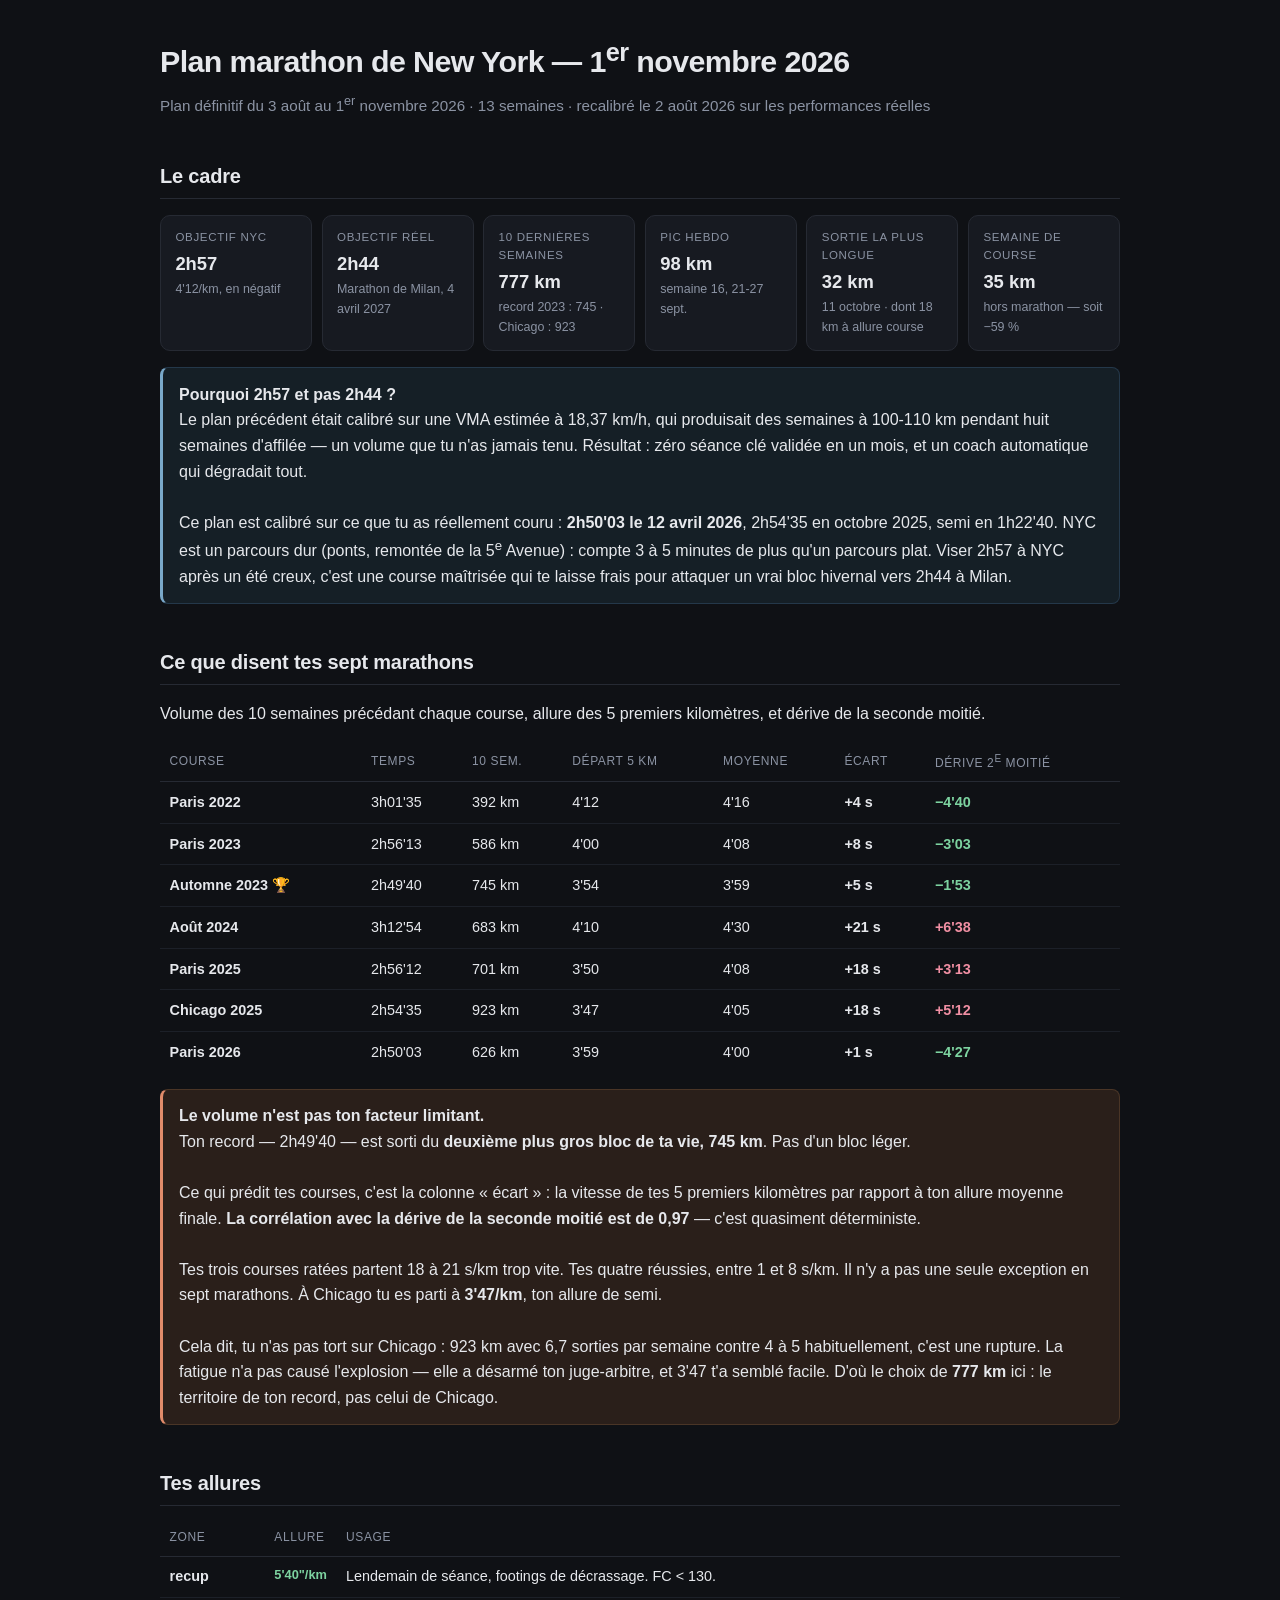
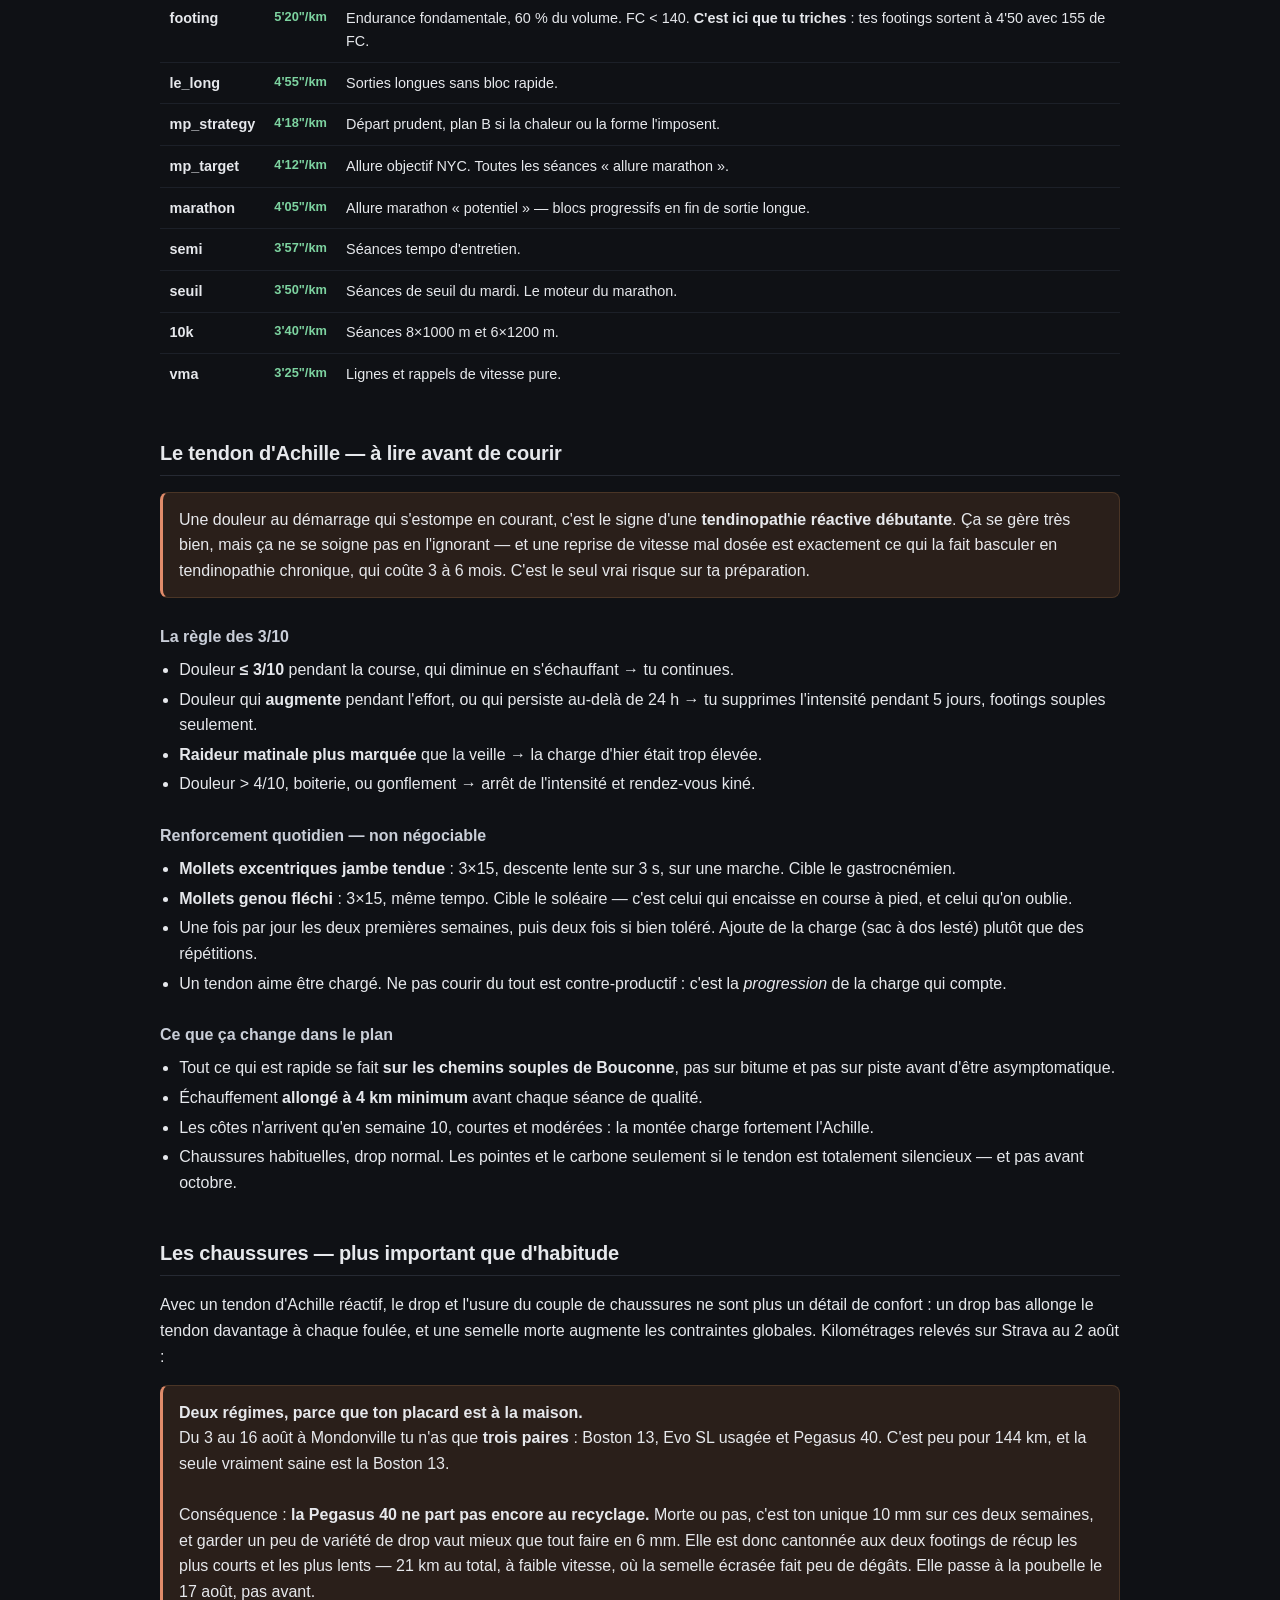
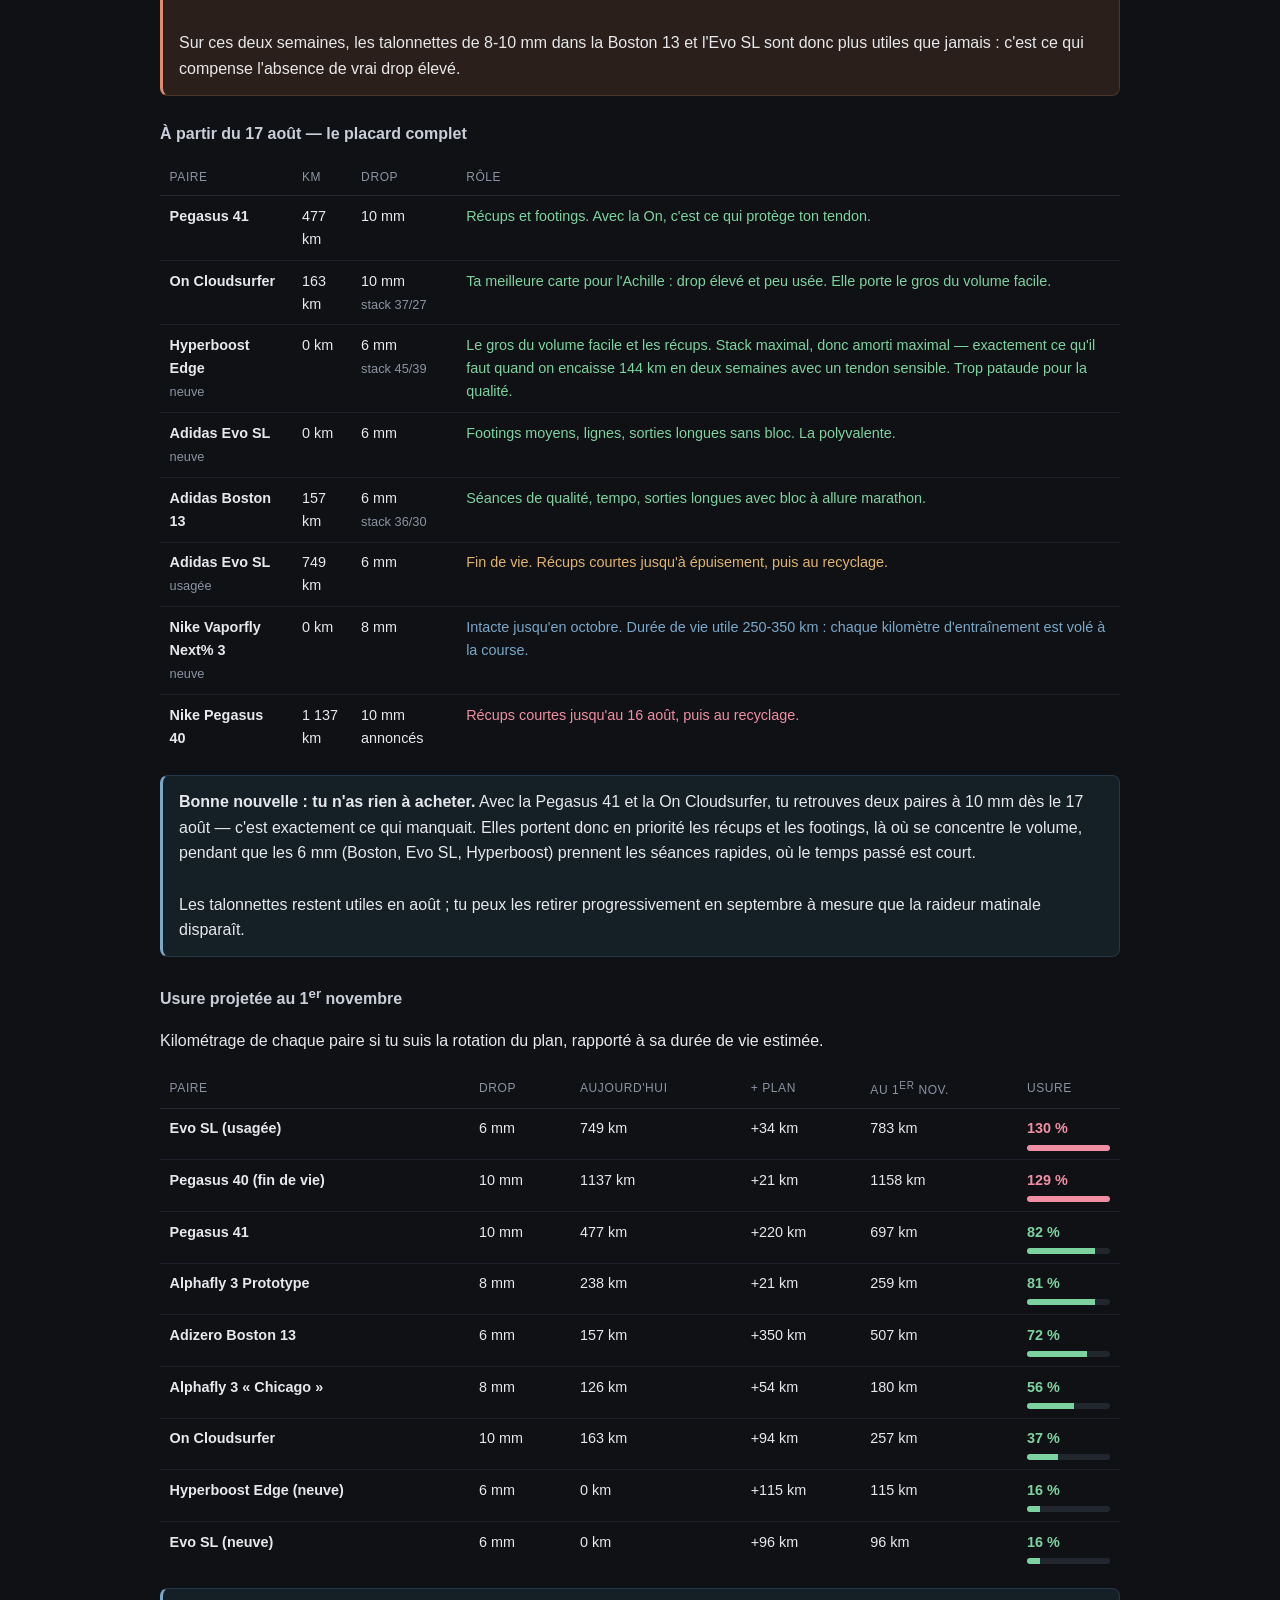
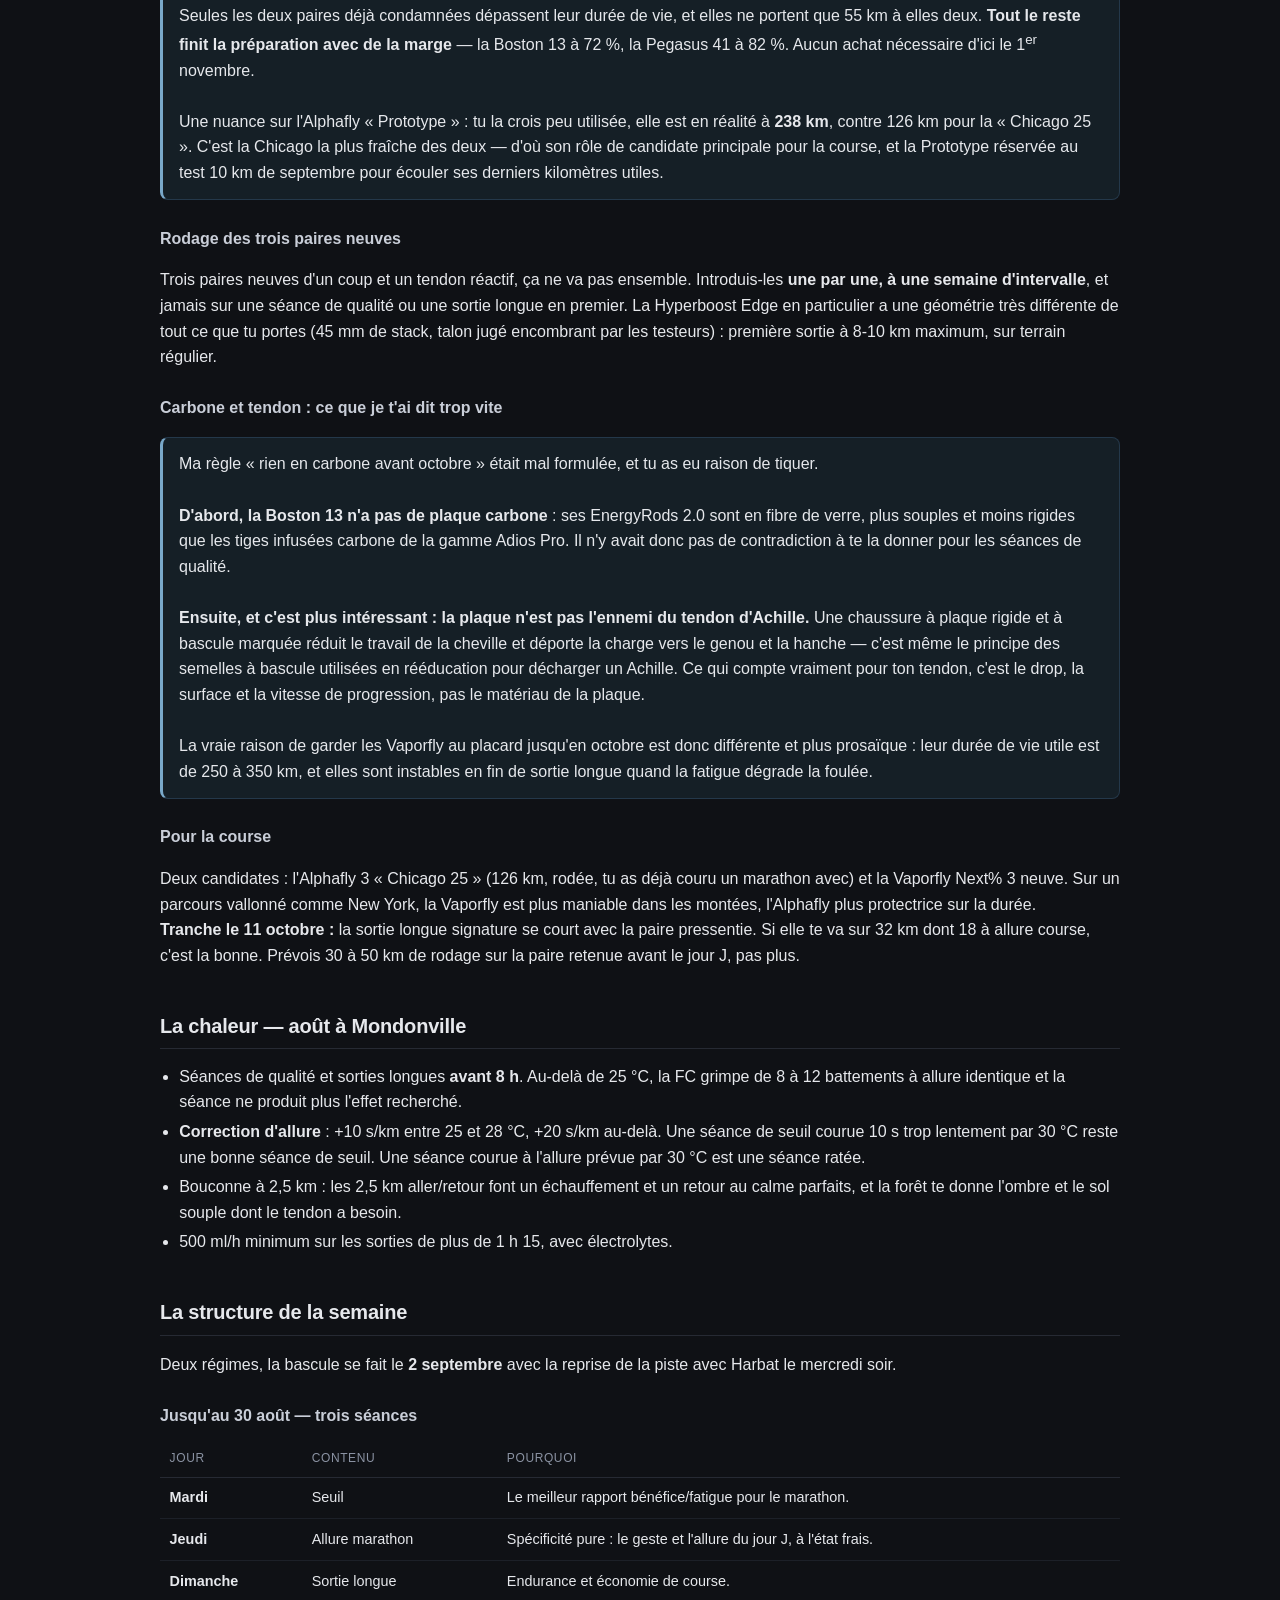
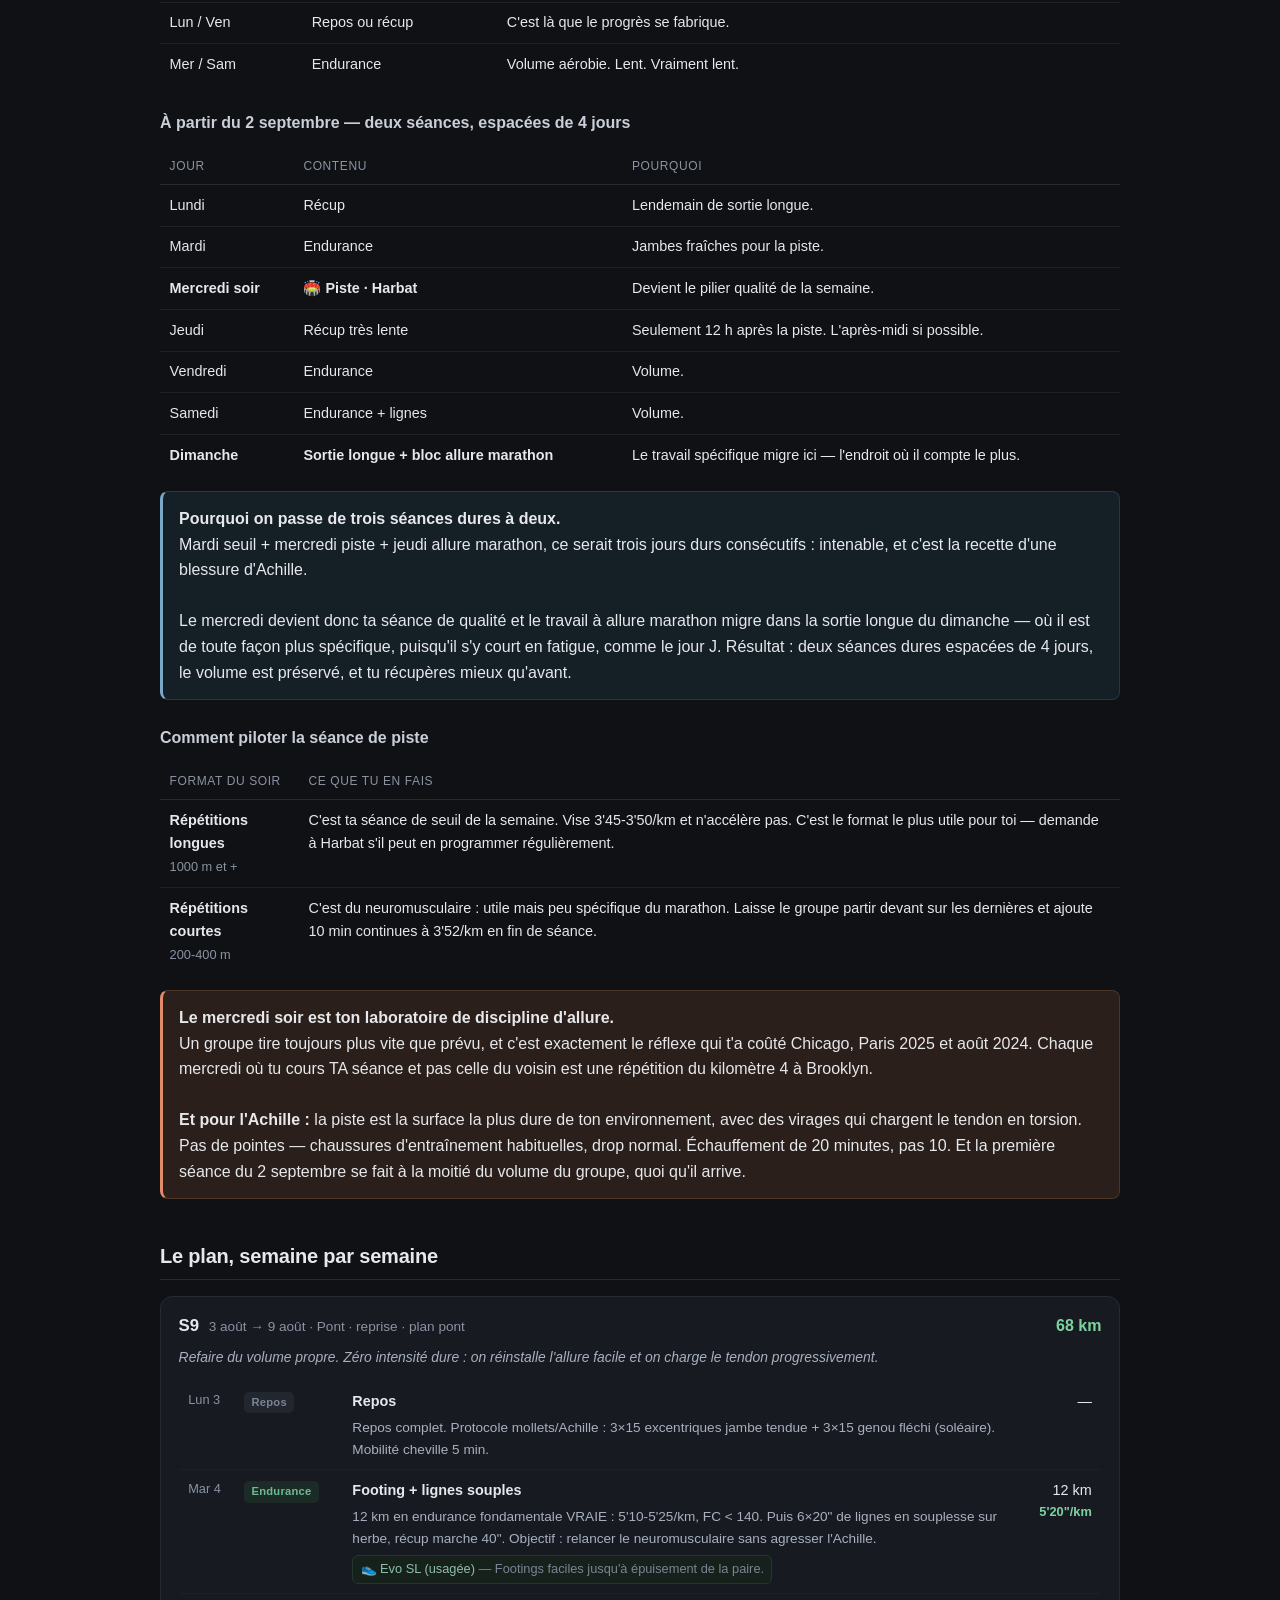
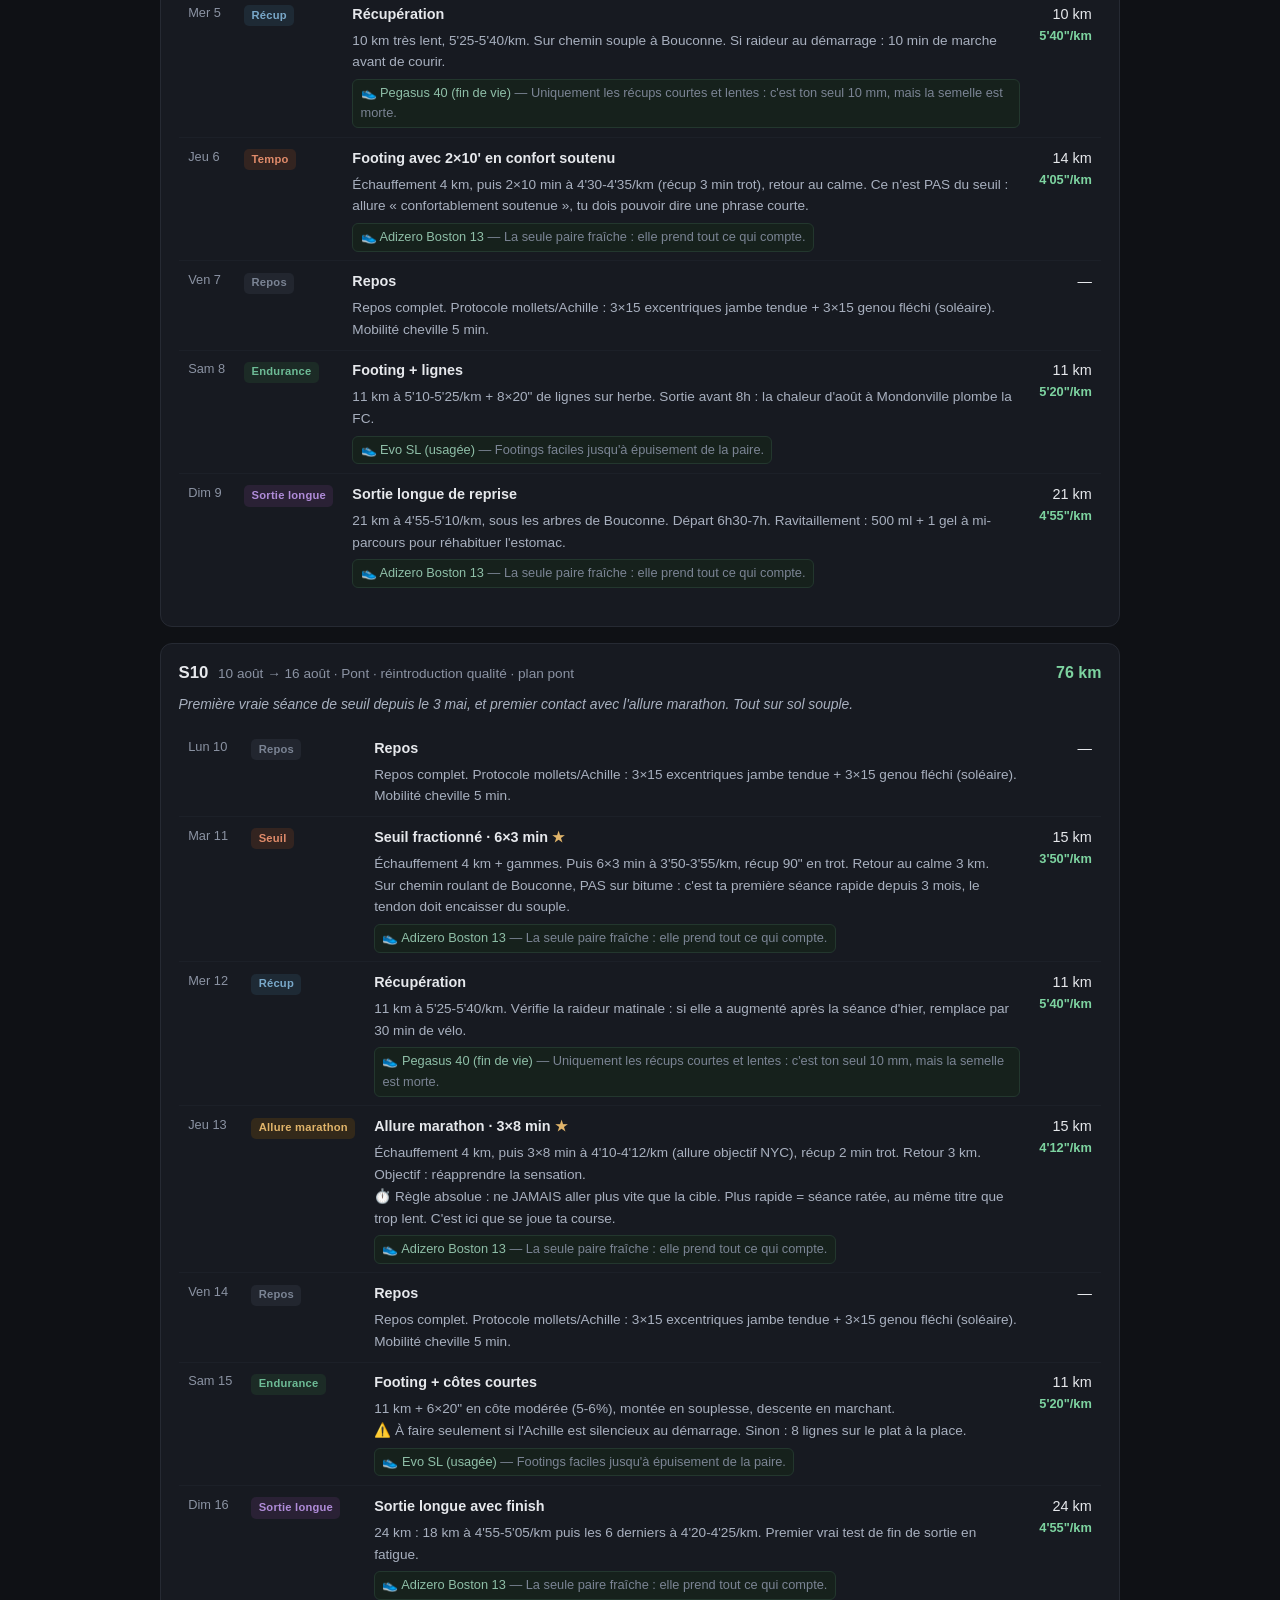
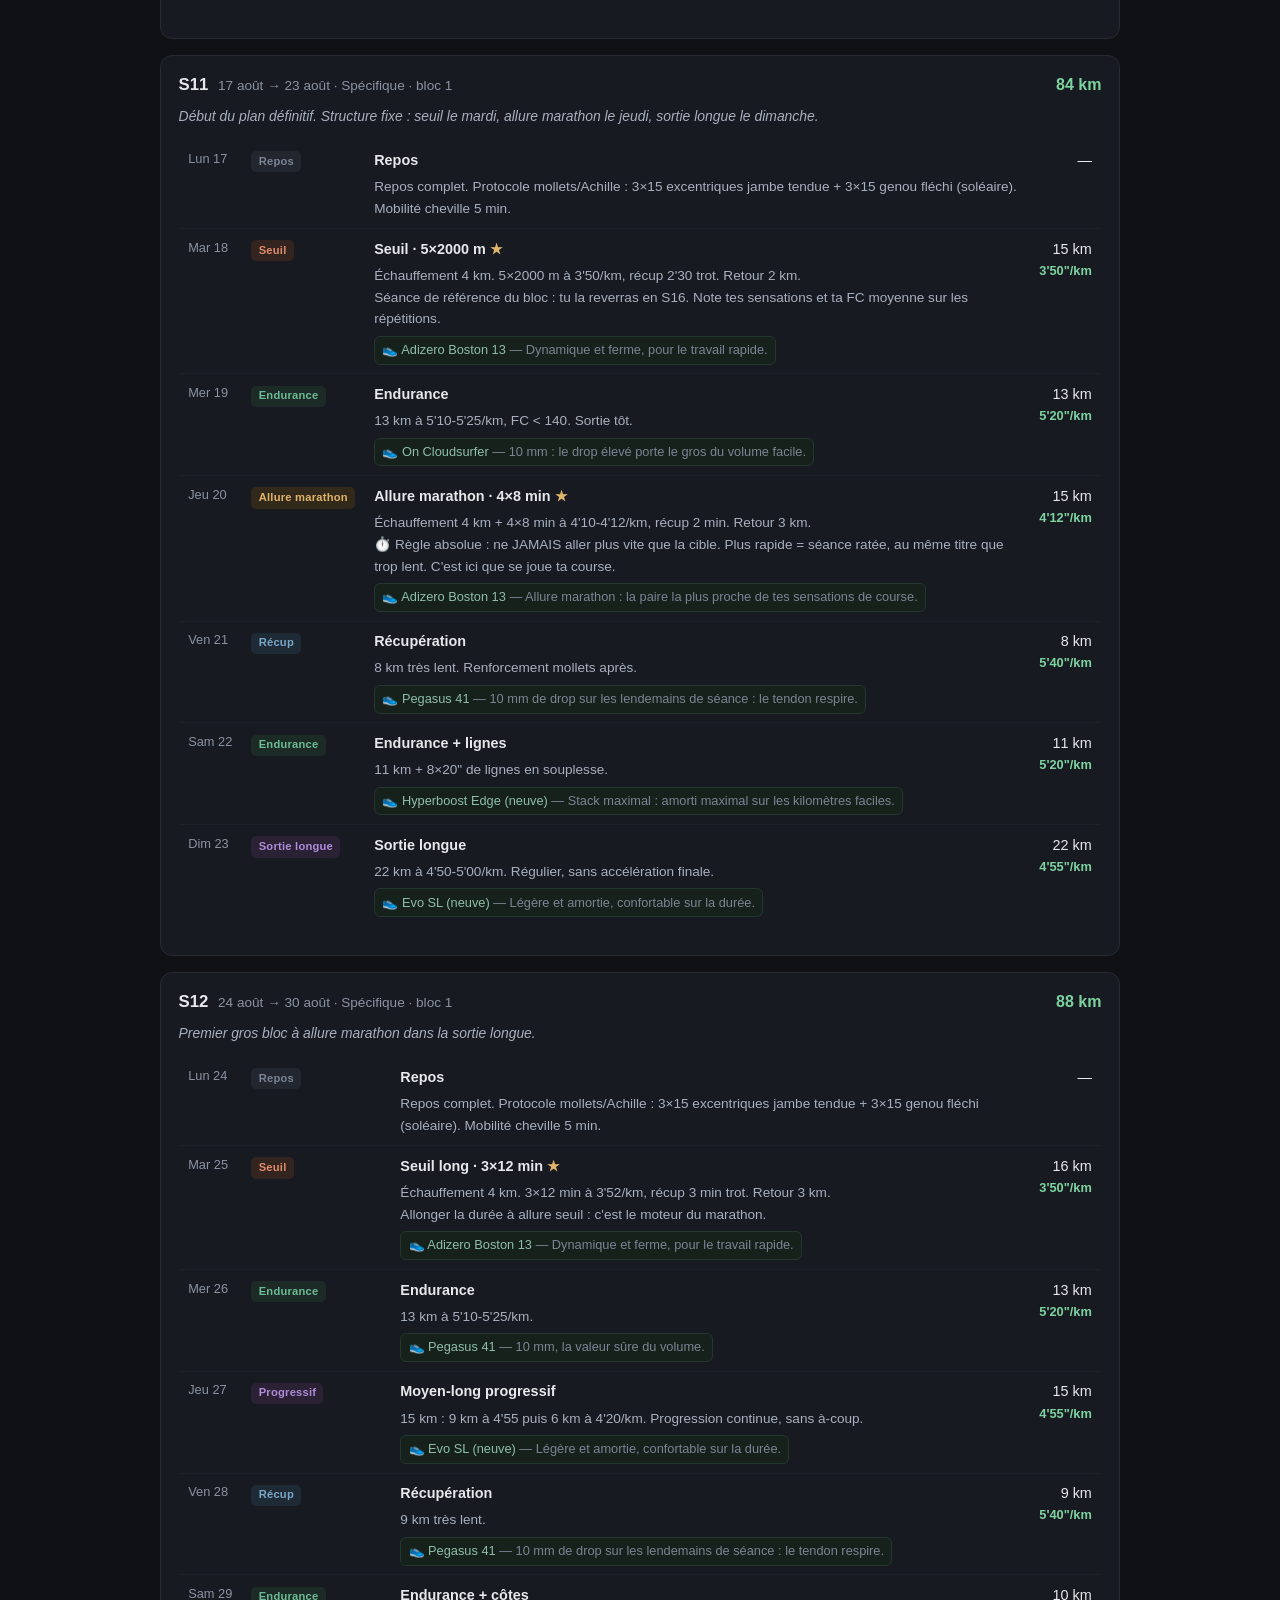
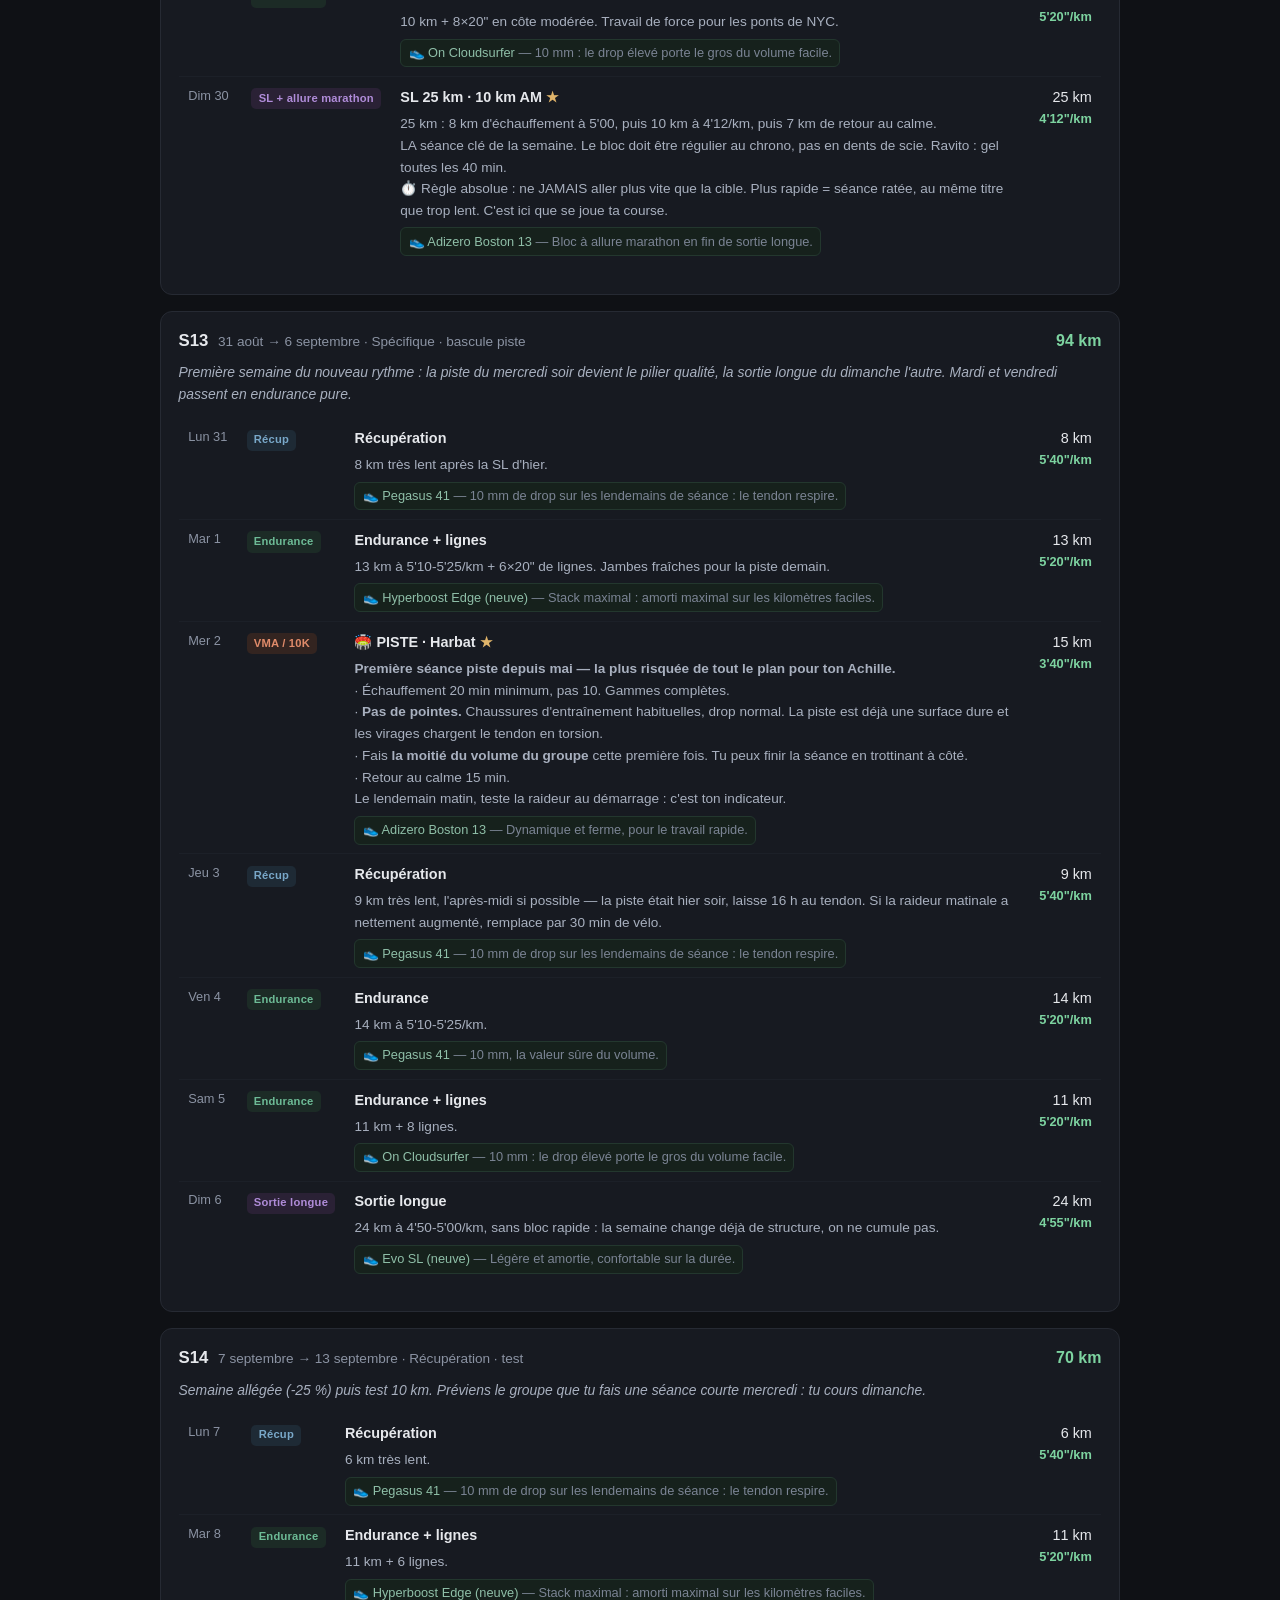
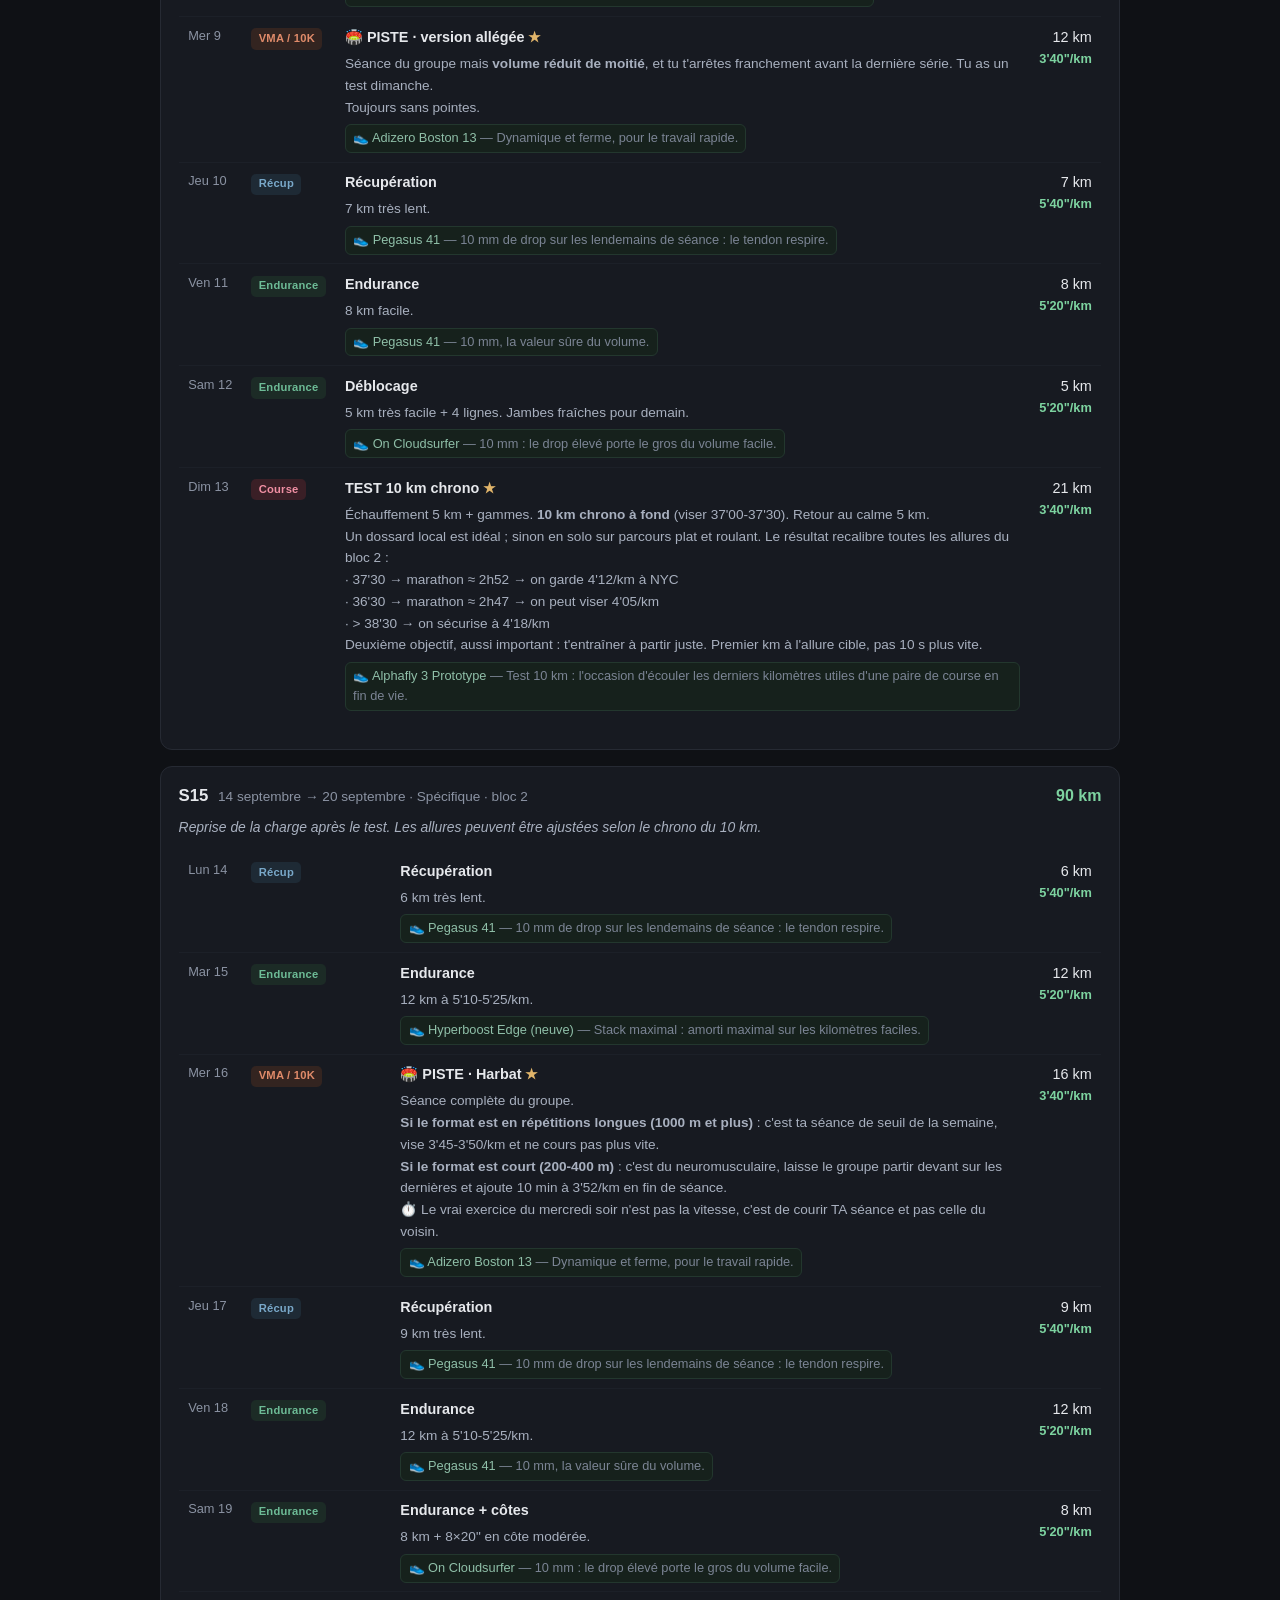
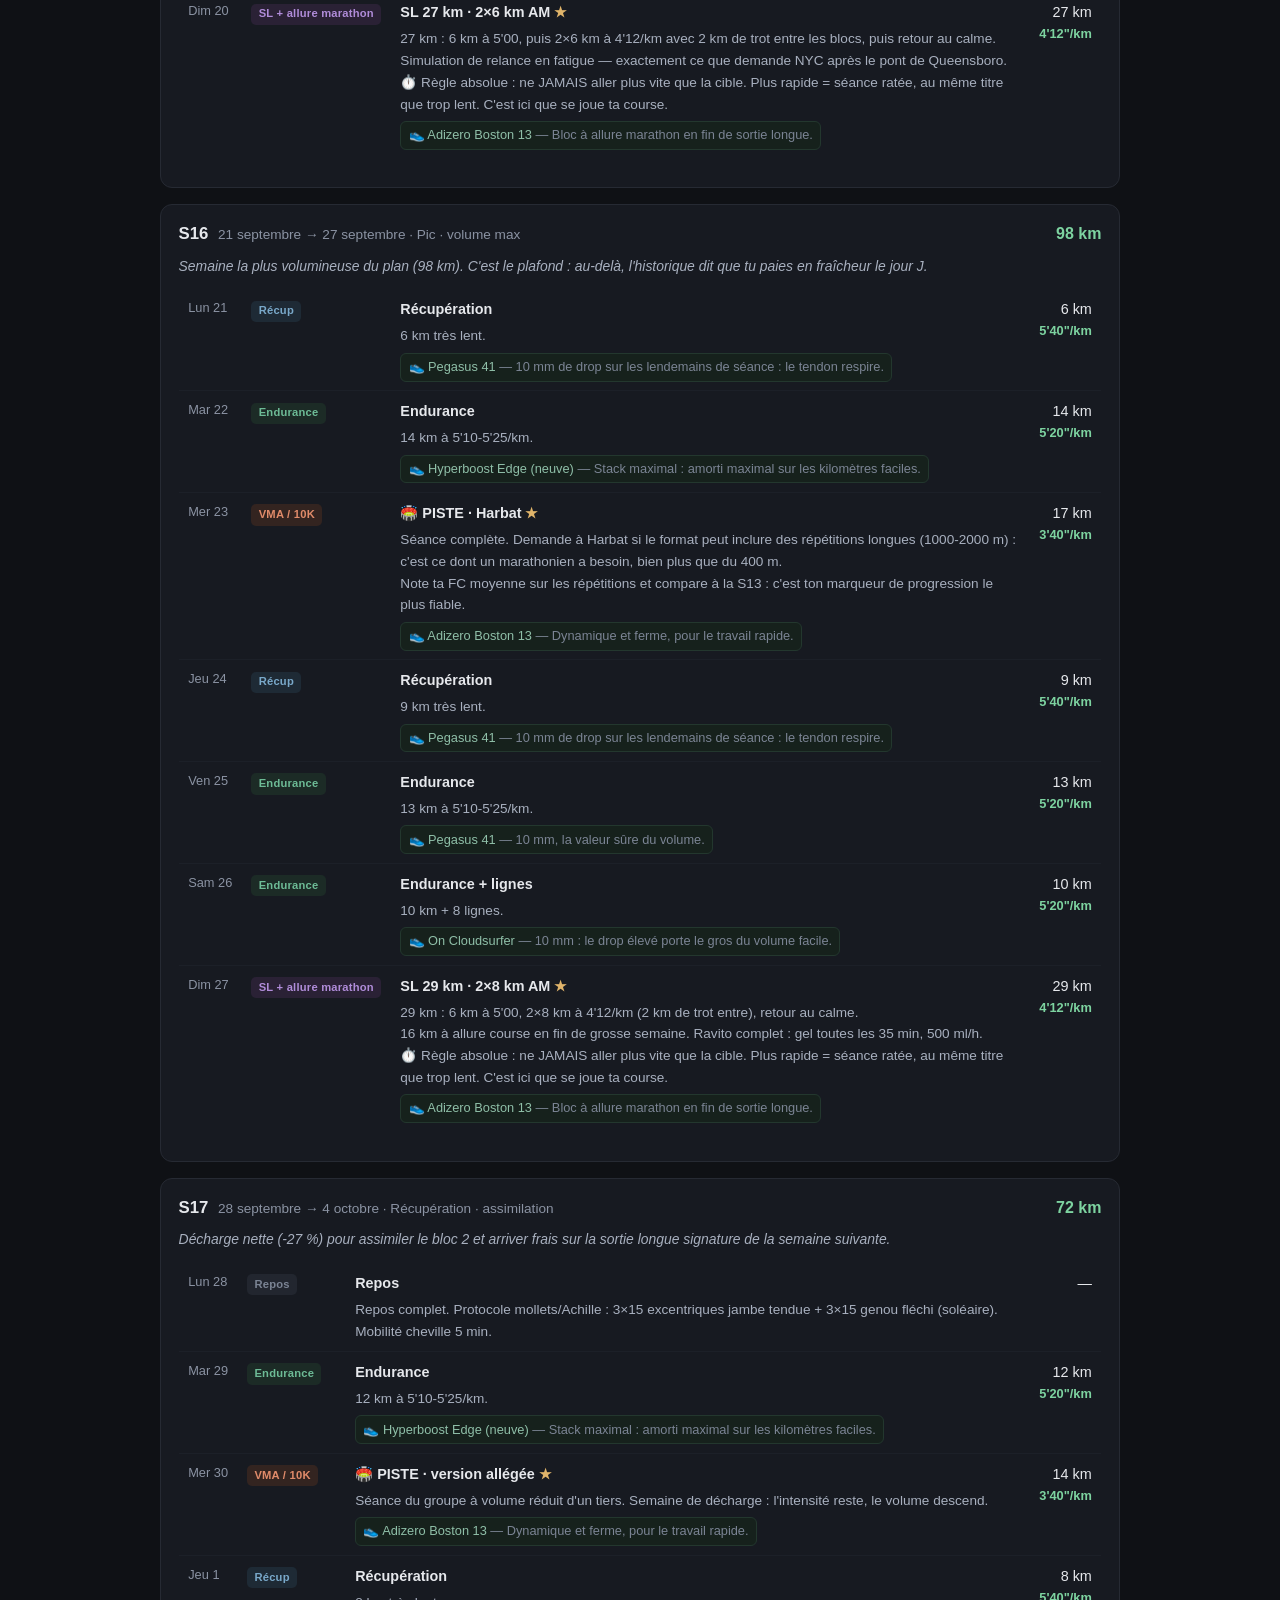
<file: PLAN_NYC_2026.html>
<!DOCTYPE html><html lang='fr'><head><meta charset='utf-8'>
<meta name='viewport' content='width=device-width,initial-scale=1'>
<title>Plan NYC 2026 — Sebastien</title>
<style>
*{box-sizing:border-box}
body{margin:0;padding:2rem 1.25rem 4rem;background:#0f1115;color:#e6e8ec;
 font:16px/1.6 -apple-system,BlinkMacSystemFont,"Segoe UI",Roboto,sans-serif;
 max-width:1000px;margin-inline:auto}
h1{font-size:1.9rem;margin:0 0 .3rem;letter-spacing:-.02em}
h2{font-size:1.25rem;margin:2.6rem 0 .9rem;padding-bottom:.4rem;
 border-bottom:1px solid #262a33;letter-spacing:-.01em}
h3{font-size:1rem;margin:1.6rem 0 .5rem;color:#c9ced8}
.sub{color:#8b93a3;margin:0 0 2rem;font-size:.95rem}
.grid{display:grid;grid-template-columns:repeat(auto-fit,minmax(150px,1fr));gap:.6rem;margin:1rem 0}
.card{background:#171a21;border:1px solid #262a33;border-radius:10px;padding:.75rem .9rem}
.card .k{color:#8b93a3;font-size:.72rem;text-transform:uppercase;letter-spacing:.06em}
.card .v{font-size:1.15rem;font-weight:600;margin-top:.15rem}
.card .n{color:#8b93a3;font-size:.78rem;margin-top:.1rem}
table{width:100%;border-collapse:collapse;margin:.8rem 0;font-size:.9rem}
th{text-align:left;color:#8b93a3;font-weight:500;font-size:.75rem;
 text-transform:uppercase;letter-spacing:.05em;padding:.5rem .6rem;border-bottom:1px solid #262a33}
td{padding:.55rem .6rem;border-bottom:1px solid #1c2028;vertical-align:top}
tr:last-child td{border-bottom:none}
.wk{background:#171a21;border:1px solid #262a33;border-radius:12px;
 padding:1rem 1.1rem;margin:1rem 0}
.wk-h{display:flex;flex-wrap:wrap;align-items:baseline;gap:.6rem;margin-bottom:.2rem}
.wk-n{font-weight:700;font-size:1.05rem}
.wk-d{color:#8b93a3;font-size:.85rem}
.wk-km{margin-left:auto;font-weight:600;color:#7dd3a0}
.wk-f{color:#a8b0bf;font-size:.87rem;margin:.4rem 0 .8rem;font-style:italic}
.badge{display:inline-block;padding:.1rem .45rem;border-radius:5px;font-size:.7rem;
 font-weight:600;letter-spacing:.02em;white-space:nowrap}
.t-rest{background:#22262f;color:#7b8494}
.t-rec{background:#1e2a35;color:#79a8c9}
.t-easy{background:#1c2b26;color:#6dbb96}
.t-q{background:#332420;color:#e08b6a}
.t-mp{background:#33291a;color:#e0b46a}
.t-long{background:#2a2135;color:#b08cd9}
.t-race{background:#3a1f26;color:#f08fa3}
.key{color:#e0b46a;font-weight:700}
.d-day{color:#8b93a3;font-size:.8rem;white-space:nowrap}
.d-t{font-weight:600}
.d-km{text-align:right;white-space:nowrap;font-variant-numeric:tabular-nums}
.d-desc{color:#a8b0bf;font-size:.85rem;margin-top:.25rem}
.pace{color:#7dd3a0;font-size:.8rem;font-weight:600;white-space:nowrap}
.warn{background:#2a1f1a;border:1px solid #4a3526;border-left:3px solid #e08b6a;
 border-radius:8px;padding:.85rem 1rem;margin:1rem 0}
.info{background:#151f26;border:1px solid #24384a;border-left:3px solid #79a8c9;
 border-radius:8px;padding:.85rem 1rem;margin:1rem 0}
.shoe{margin-top:.35rem;font-size:.8rem;color:#8fbfa8;background:#16211c;
 border:1px solid #23372e;border-radius:6px;padding:.2rem .45rem;display:inline-block}
.shoe-n{color:#7b8494}
.bar{height:6px;border-radius:3px;background:#22262f;overflow:hidden;margin-top:.25rem}
.bar>i{display:block;height:100%}
ul{margin:.5rem 0;padding-left:1.2rem}li{margin:.25rem 0}
code{background:#22262f;padding:.1rem .3rem;border-radius:4px;font-size:.87em}
@media print{body{background:#fff;color:#000;max-width:none}
 .wk,.card,.warn,.info{border-color:#ccc;background:#fff;break-inside:avoid}
 h2{border-color:#ccc}}
</style></head><body>
<h1>Plan marathon de New York — 1<sup>er</sup> novembre 2026</h1>
<p class='sub'>Plan définitif du 3 août au 1<sup>er</sup> novembre 2026 · 13 semaines · recalibré le 2 août 2026 sur les performances réelles</p>
<h2>Le cadre</h2>
<div class='grid'>
<div class='card'><div class='k'>Objectif NYC</div><div class='v'>2h57</div><div class='n'>4'12/km, en négatif</div></div>
<div class='card'><div class='k'>Objectif réel</div><div class='v'>2h44</div><div class='n'>Marathon de Milan, 4 avril 2027</div></div>
<div class='card'><div class='k'>10 dernières semaines</div><div class='v'>777 km</div><div class='n'>record 2023 : 745 · Chicago : 923</div></div>
<div class='card'><div class='k'>Pic hebdo</div><div class='v'>98 km</div><div class='n'>semaine 16, 21-27 sept.</div></div>
<div class='card'><div class='k'>Sortie la plus longue</div><div class='v'>32 km</div><div class='n'>11 octobre · dont 18 km à allure course</div></div>
<div class='card'><div class='k'>Semaine de course</div><div class='v'>35 km</div><div class='n'>hors marathon — soit −59 %</div></div>
</div>
<div class='info'><strong>Pourquoi 2h57 et pas 2h44 ?</strong><br>Le plan précédent était calibré sur une VMA estimée à 18,37 km/h, qui produisait des semaines à 100-110 km pendant huit semaines d'affilée — un volume que tu n'as jamais tenu. Résultat : zéro séance clé validée en un mois, et un coach automatique qui dégradait tout.<br><br>Ce plan est calibré sur ce que tu as réellement couru : <strong>2h50'03 le 12 avril 2026</strong>, 2h54'35 en octobre 2025, semi en 1h22'40. NYC est un parcours dur (ponts, remontée de la 5<sup>e</sup> Avenue) : compte 3 à 5 minutes de plus qu'un parcours plat. Viser 2h57 à NYC après un été creux, c'est une course maîtrisée qui te laisse frais pour attaquer un vrai bloc hivernal vers 2h44 à Milan.</div>
<h2>Ce que disent tes sept marathons</h2>
<p>Volume des 10 semaines précédant chaque course, allure des 5 premiers kilomètres, et dérive de la seconde moitié.</p>
<table><tr><th>Course</th><th>Temps</th><th>10 sem.</th><th>Départ 5 km</th><th>Moyenne</th><th>Écart</th><th>Dérive 2<sup>e</sup> moitié</th></tr>
<tr><td><strong>Paris 2022</strong></td><td>3h01'35</td><td>392 km</td><td>4'12</td><td>4'16</td><td><strong>+4 s</strong></td><td style='color:#7dd3a0;font-weight:600'>−4'40</td></tr>
<tr><td><strong>Paris 2023</strong></td><td>2h56'13</td><td>586 km</td><td>4'00</td><td>4'08</td><td><strong>+8 s</strong></td><td style='color:#7dd3a0;font-weight:600'>−3'03</td></tr>
<tr><td><strong>Automne 2023</strong> 🏆</td><td>2h49'40</td><td>745 km</td><td>3'54</td><td>3'59</td><td><strong>+5 s</strong></td><td style='color:#7dd3a0;font-weight:600'>−1'53</td></tr>
<tr><td><strong>Août 2024</strong></td><td>3h12'54</td><td>683 km</td><td>4'10</td><td>4'30</td><td><strong>+21 s</strong></td><td style='color:#f08fa3;font-weight:600'>+6'38</td></tr>
<tr><td><strong>Paris 2025</strong></td><td>2h56'12</td><td>701 km</td><td>3'50</td><td>4'08</td><td><strong>+18 s</strong></td><td style='color:#f08fa3;font-weight:600'>+3'13</td></tr>
<tr><td><strong>Chicago 2025</strong></td><td>2h54'35</td><td>923 km</td><td>3'47</td><td>4'05</td><td><strong>+18 s</strong></td><td style='color:#f08fa3;font-weight:600'>+5'12</td></tr>
<tr><td><strong>Paris 2026</strong></td><td>2h50'03</td><td>626 km</td><td>3'59</td><td>4'00</td><td><strong>+1 s</strong></td><td style='color:#7dd3a0;font-weight:600'>−4'27</td></tr>
</table>
<div class='warn'><strong>Le volume n'est pas ton facteur limitant.</strong><br>Ton record — 2h49'40 — est sorti du <strong>deuxième plus gros bloc de ta vie, 745 km</strong>. Pas d'un bloc léger.<br><br>Ce qui prédit tes courses, c'est la colonne « écart » : la vitesse de tes 5 premiers kilomètres par rapport à ton allure moyenne finale. <strong>La corrélation avec la dérive de la seconde moitié est de 0,97</strong> — c'est quasiment déterministe.<br><br>Tes trois courses ratées partent 18 à 21 s/km trop vite. Tes quatre réussies, entre 1 et 8 s/km. Il n'y a pas une seule exception en sept marathons. À Chicago tu es parti à <strong>3'47/km</strong>, ton allure de semi.<br><br>Cela dit, tu n'as pas tort sur Chicago : 923 km avec 6,7 sorties par semaine contre 4 à 5 habituellement, c'est une rupture. La fatigue n'a pas causé l'explosion — elle a désarmé ton juge-arbitre, et 3'47 t'a semblé facile. D'où le choix de <strong>777 km</strong> ici : le territoire de ton record, pas celui de Chicago.</div>
<h2>Tes allures</h2>
<table><tr><th>Zone</th><th>Allure</th><th>Usage</th></tr>
<tr><td><strong>recup</strong></td><td class='pace'>5'40"/km</td><td>Lendemain de séance, footings de décrassage. FC &lt; 130.</td></tr>
<tr><td><strong>footing</strong></td><td class='pace'>5'20"/km</td><td>Endurance fondamentale, 60 % du volume. FC &lt; 140. <strong>C'est ici que tu triches</strong> : tes footings sortent à 4'50 avec 155 de FC.</td></tr>
<tr><td><strong>le_long</strong></td><td class='pace'>4'55"/km</td><td>Sorties longues sans bloc rapide.</td></tr>
<tr><td><strong>mp_strategy</strong></td><td class='pace'>4'18"/km</td><td>Départ prudent, plan B si la chaleur ou la forme l'imposent.</td></tr>
<tr><td><strong>mp_target</strong></td><td class='pace'>4'12"/km</td><td>Allure objectif NYC. Toutes les séances « allure marathon ».</td></tr>
<tr><td><strong>marathon</strong></td><td class='pace'>4'05"/km</td><td>Allure marathon « potentiel » — blocs progressifs en fin de sortie longue.</td></tr>
<tr><td><strong>semi</strong></td><td class='pace'>3'57"/km</td><td>Séances tempo d'entretien.</td></tr>
<tr><td><strong>seuil</strong></td><td class='pace'>3'50"/km</td><td>Séances de seuil du mardi. Le moteur du marathon.</td></tr>
<tr><td><strong>10k</strong></td><td class='pace'>3'40"/km</td><td>Séances 8×1000 m et 6×1200 m.</td></tr>
<tr><td><strong>vma</strong></td><td class='pace'>3'25"/km</td><td>Lignes et rappels de vitesse pure.</td></tr>
</table>
<h2>Le tendon d'Achille — à lire avant de courir</h2>
<div class='warn'>Une douleur au démarrage qui s'estompe en courant, c'est le signe d'une <strong>tendinopathie réactive débutante</strong>. Ça se gère très bien, mais ça ne se soigne pas en l'ignorant — et une reprise de vitesse mal dosée est exactement ce qui la fait basculer en tendinopathie chronique, qui coûte 3 à 6 mois. C'est le seul vrai risque sur ta préparation.</div>
<h3>La règle des 3/10</h3><ul><li>Douleur <strong>≤ 3/10</strong> pendant la course, qui diminue en s'échauffant → tu continues.</li><li>Douleur qui <strong>augmente</strong> pendant l'effort, ou qui persiste au-delà de 24 h → tu supprimes l'intensité pendant 5 jours, footings souples seulement.</li><li><strong>Raideur matinale plus marquée</strong> que la veille → la charge d'hier était trop élevée.</li><li>Douleur &gt; 4/10, boiterie, ou gonflement → arrêt de l'intensité et rendez-vous kiné.</li></ul>
<h3>Renforcement quotidien — non négociable</h3><ul><li><strong>Mollets excentriques jambe tendue</strong> : 3×15, descente lente sur 3 s, sur une marche. Cible le gastrocnémien.</li><li><strong>Mollets genou fléchi</strong> : 3×15, même tempo. Cible le soléaire — c'est celui qui encaisse en course à pied, et celui qu'on oublie.</li><li>Une fois par jour les deux premières semaines, puis deux fois si bien toléré. Ajoute de la charge (sac à dos lesté) plutôt que des répétitions.</li><li>Un tendon aime être chargé. Ne pas courir du tout est contre-productif : c'est la <em>progression</em> de la charge qui compte.</li></ul>
<h3>Ce que ça change dans le plan</h3><ul><li>Tout ce qui est rapide se fait <strong>sur les chemins souples de Bouconne</strong>, pas sur bitume et pas sur piste avant d'être asymptomatique.</li><li>Échauffement <strong>allongé à 4 km minimum</strong> avant chaque séance de qualité.</li><li>Les côtes n'arrivent qu'en semaine 10, courtes et modérées : la montée charge fortement l'Achille.</li><li>Chaussures habituelles, drop normal. Les pointes et le carbone seulement si le tendon est totalement silencieux — et pas avant octobre.</li></ul>
<h2>Les chaussures — plus important que d'habitude</h2>
<p>Avec un tendon d'Achille réactif, le drop et l'usure du couple de chaussures ne sont plus un détail de confort : un drop bas allonge le tendon davantage à chaque foulée, et une semelle morte augmente les contraintes globales. Kilométrages relevés sur Strava au 2 août :</p>
<div class='warn'><strong>Deux régimes, parce que ton placard est à la maison.</strong><br>Du 3 au 16 août à Mondonville tu n'as que <strong>trois paires</strong> : Boston 13, Evo SL usagée et Pegasus 40. C'est peu pour 144 km, et la seule vraiment saine est la Boston 13.<br><br>Conséquence : <strong>la Pegasus 40 ne part pas encore au recyclage.</strong> Morte ou pas, c'est ton unique 10 mm sur ces deux semaines, et garder un peu de variété de drop vaut mieux que tout faire en 6 mm. Elle est donc cantonnée aux deux footings de récup les plus courts et les plus lents — 21 km au total, à faible vitesse, où la semelle écrasée fait peu de dégâts. Elle passe à la poubelle le 17 août, pas avant.<br><br>Sur ces deux semaines, les talonnettes de 8-10 mm dans la Boston 13 et l'Evo SL sont donc plus utiles que jamais : c'est ce qui compense l'absence de vrai drop élevé.</div>
<h3>À partir du 17 août — le placard complet</h3>
<table><tr><th>Paire</th><th>Km</th><th>Drop</th><th>Rôle</th></tr><tr><td><strong>Pegasus 41</strong></td><td>477 km</td><td>10 mm</td><td style='color:#7dd3a0'>Récups et footings. Avec la On, c'est ce qui protège ton tendon.</td></tr><tr><td><strong>On Cloudsurfer</strong></td><td>163 km</td><td>10 mm<br><span class='d-day'>stack 37/27</span></td><td style='color:#7dd3a0'>Ta meilleure carte pour l'Achille : drop élevé et peu usée. Elle porte le gros du volume facile.</td></tr><tr><td><strong>Hyperboost Edge</strong><br><span class='d-day'>neuve</span></td><td>0 km</td><td>6 mm<br><span class='d-day'>stack 45/39</span></td><td style='color:#7dd3a0'>Le gros du volume facile et les récups. Stack maximal, donc amorti maximal — exactement ce qu'il faut quand on encaisse 144 km en deux semaines avec un tendon sensible. Trop pataude pour la qualité.</td></tr><tr><td><strong>Adidas Evo SL</strong><br><span class='d-day'>neuve</span></td><td>0 km</td><td>6 mm</td><td style='color:#7dd3a0'>Footings moyens, lignes, sorties longues sans bloc. La polyvalente.</td></tr><tr><td><strong>Adidas Boston 13</strong></td><td>157 km</td><td>6 mm<br><span class='d-day'>stack 36/30</span></td><td style='color:#7dd3a0'>Séances de qualité, tempo, sorties longues avec bloc à allure marathon.</td></tr><tr><td><strong>Adidas Evo SL</strong><br><span class='d-day'>usagée</span></td><td>749 km</td><td>6 mm</td><td style='color:#e0b46a'>Fin de vie. Récups courtes jusqu'à épuisement, puis au recyclage.</td></tr><tr><td><strong>Nike Vaporfly Next% 3</strong><br><span class='d-day'>neuve</span></td><td>0 km</td><td>8 mm</td><td style='color:#79a8c9'>Intacte jusqu'en octobre. Durée de vie utile 250-350 km : chaque kilomètre d'entraînement est volé à la course.</td></tr><tr><td><strong>Nike Pegasus 40</strong></td><td>1 137 km</td><td>10 mm annoncés</td><td style='color:#f08fa3'>Récups courtes jusqu'au 16 août, puis au recyclage.</td></tr></table>
<div class='info'><strong>Bonne nouvelle : tu n'as rien à acheter.</strong> Avec la Pegasus 41 et la On Cloudsurfer, tu retrouves deux paires à 10 mm dès le 17 août — c'est exactement ce qui manquait. Elles portent donc en priorité les récups et les footings, là où se concentre le volume, pendant que les 6 mm (Boston, Evo SL, Hyperboost) prennent les séances rapides, où le temps passé est court.<br><br>Les talonnettes restent utiles en août ; tu peux les retirer progressivement en septembre à mesure que la raideur matinale disparaît.</div>
<h3>Usure projetée au 1<sup>er</sup> novembre</h3>
<p>Kilométrage de chaque paire si tu suis la rotation du plan, rapporté à sa durée de vie estimée.</p>
<table><tr><th>Paire</th><th>Drop</th><th>Aujourd'hui</th><th>+ plan</th><th>Au 1<sup>er</sup> nov.</th><th>Usure</th></tr>
<tr><td><strong>Evo SL (usagée)</strong></td><td>6 mm</td><td>749 km</td><td>+34 km</td><td>783 km</td><td><span style='color:#f08fa3;font-weight:600'>130 %</span><div class='bar'><i style='width:100%;background:#f08fa3'></i></div></td></tr>
<tr><td><strong>Pegasus 40 (fin de vie)</strong></td><td>10 mm</td><td>1137 km</td><td>+21 km</td><td>1158 km</td><td><span style='color:#f08fa3;font-weight:600'>129 %</span><div class='bar'><i style='width:100%;background:#f08fa3'></i></div></td></tr>
<tr><td><strong>Pegasus 41</strong></td><td>10 mm</td><td>477 km</td><td>+220 km</td><td>697 km</td><td><span style='color:#7dd3a0;font-weight:600'>82 %</span><div class='bar'><i style='width:82%;background:#7dd3a0'></i></div></td></tr>
<tr><td><strong>Alphafly 3 Prototype</strong></td><td>8 mm</td><td>238 km</td><td>+21 km</td><td>259 km</td><td><span style='color:#7dd3a0;font-weight:600'>81 %</span><div class='bar'><i style='width:81%;background:#7dd3a0'></i></div></td></tr>
<tr><td><strong>Adizero Boston 13</strong></td><td>6 mm</td><td>157 km</td><td>+350 km</td><td>507 km</td><td><span style='color:#7dd3a0;font-weight:600'>72 %</span><div class='bar'><i style='width:72%;background:#7dd3a0'></i></div></td></tr>
<tr><td><strong>Alphafly 3 « Chicago »</strong></td><td>8 mm</td><td>126 km</td><td>+54 km</td><td>180 km</td><td><span style='color:#7dd3a0;font-weight:600'>56 %</span><div class='bar'><i style='width:56%;background:#7dd3a0'></i></div></td></tr>
<tr><td><strong>On Cloudsurfer</strong></td><td>10 mm</td><td>163 km</td><td>+94 km</td><td>257 km</td><td><span style='color:#7dd3a0;font-weight:600'>37 %</span><div class='bar'><i style='width:37%;background:#7dd3a0'></i></div></td></tr>
<tr><td><strong>Hyperboost Edge (neuve)</strong></td><td>6 mm</td><td>0 km</td><td>+115 km</td><td>115 km</td><td><span style='color:#7dd3a0;font-weight:600'>16 %</span><div class='bar'><i style='width:16%;background:#7dd3a0'></i></div></td></tr>
<tr><td><strong>Evo SL (neuve)</strong></td><td>6 mm</td><td>0 km</td><td>+96 km</td><td>96 km</td><td><span style='color:#7dd3a0;font-weight:600'>16 %</span><div class='bar'><i style='width:16%;background:#7dd3a0'></i></div></td></tr>
</table>
<div class='info'>Seules les deux paires déjà condamnées dépassent leur durée de vie, et elles ne portent que 55 km à elles deux. <strong>Tout le reste finit la préparation avec de la marge</strong> — la Boston 13 à 72 %, la Pegasus 41 à 82 %. Aucun achat nécessaire d'ici le 1<sup>er</sup> novembre.<br><br>Une nuance sur l'Alphafly « Prototype » : tu la crois peu utilisée, elle est en réalité à <strong>238 km</strong>, contre 126 km pour la « Chicago 25 ». C'est la Chicago la plus fraîche des deux — d'où son rôle de candidate principale pour la course, et la Prototype réservée au test 10 km de septembre pour écouler ses derniers kilomètres utiles.</div>
<h3>Rodage des trois paires neuves</h3><p>Trois paires neuves d'un coup et un tendon réactif, ça ne va pas ensemble. Introduis-les <strong>une par une, à une semaine d'intervalle</strong>, et jamais sur une séance de qualité ou une sortie longue en premier. La Hyperboost Edge en particulier a une géométrie très différente de tout ce que tu portes (45 mm de stack, talon jugé encombrant par les testeurs) : première sortie à 8-10 km maximum, sur terrain régulier.</p>
<h3>Carbone et tendon : ce que je t'ai dit trop vite</h3>
<div class='info'>Ma règle « rien en carbone avant octobre » était mal formulée, et tu as eu raison de tiquer.<br><br><strong>D'abord, la Boston 13 n'a pas de plaque carbone</strong> : ses EnergyRods 2.0 sont en fibre de verre, plus souples et moins rigides que les tiges infusées carbone de la gamme Adios Pro. Il n'y avait donc pas de contradiction à te la donner pour les séances de qualité.<br><br><strong>Ensuite, et c'est plus intéressant : la plaque n'est pas l'ennemi du tendon d'Achille.</strong> Une chaussure à plaque rigide et à bascule marquée réduit le travail de la cheville et déporte la charge vers le genou et la hanche — c'est même le principe des semelles à bascule utilisées en rééducation pour décharger un Achille. Ce qui compte vraiment pour ton tendon, c'est le drop, la surface et la vitesse de progression, pas le matériau de la plaque.<br><br>La vraie raison de garder les Vaporfly au placard jusqu'en octobre est donc différente et plus prosaïque : leur durée de vie utile est de 250 à 350 km, et elles sont instables en fin de sortie longue quand la fatigue dégrade la foulée.</div>
<h3>Pour la course</h3><p>Deux candidates : l'Alphafly 3 « Chicago 25 » (126 km, rodée, tu as déjà couru un marathon avec) et la Vaporfly Next% 3 neuve. Sur un parcours vallonné comme New York, la Vaporfly est plus maniable dans les montées, l'Alphafly plus protectrice sur la durée.<br><strong>Tranche le 11 octobre :</strong> la sortie longue signature se court avec la paire pressentie. Si elle te va sur 32 km dont 18 à allure course, c'est la bonne. Prévois 30 à 50 km de rodage sur la paire retenue avant le jour J, pas plus.</p>
<h2>La chaleur — août à Mondonville</h2><ul><li>Séances de qualité et sorties longues <strong>avant 8 h</strong>. Au-delà de 25 °C, la FC grimpe de 8 à 12 battements à allure identique et la séance ne produit plus l'effet recherché.</li><li><strong>Correction d'allure</strong> : +10 s/km entre 25 et 28 °C, +20 s/km au-delà. Une séance de seuil courue 10 s trop lentement par 30 °C reste une bonne séance de seuil. Une séance courue à l'allure prévue par 30 °C est une séance ratée.</li><li>Bouconne à 2,5 km : les 2,5 km aller/retour font un échauffement et un retour au calme parfaits, et la forêt te donne l'ombre et le sol souple dont le tendon a besoin.</li><li>500 ml/h minimum sur les sorties de plus de 1 h 15, avec électrolytes.</li></ul>
<h2>La structure de la semaine</h2>
<p>Deux régimes, la bascule se fait le <strong>2 septembre</strong> avec la reprise de la piste avec Harbat le mercredi soir.</p>
<h3>Jusqu'au 30 août — trois séances</h3>
<table><tr><th>Jour</th><th>Contenu</th><th>Pourquoi</th></tr><tr><td><strong>Mardi</strong></td><td>Seuil</td><td>Le meilleur rapport bénéfice/fatigue pour le marathon.</td></tr><tr><td><strong>Jeudi</strong></td><td>Allure marathon</td><td>Spécificité pure : le geste et l'allure du jour J, à l'état frais.</td></tr><tr><td><strong>Dimanche</strong></td><td>Sortie longue</td><td>Endurance et économie de course.</td></tr><tr><td>Lun / Ven</td><td>Repos ou récup</td><td>C'est là que le progrès se fabrique.</td></tr><tr><td>Mer / Sam</td><td>Endurance</td><td>Volume aérobie. Lent. Vraiment lent.</td></tr></table>
<h3>À partir du 2 septembre — deux séances, espacées de 4 jours</h3>
<table><tr><th>Jour</th><th>Contenu</th><th>Pourquoi</th></tr><tr><td>Lundi</td><td>Récup</td><td>Lendemain de sortie longue.</td></tr><tr><td>Mardi</td><td>Endurance</td><td>Jambes fraîches pour la piste.</td></tr><tr><td><strong>Mercredi soir</strong></td><td><strong>🏟️ Piste · Harbat</strong></td><td>Devient le pilier qualité de la semaine.</td></tr><tr><td>Jeudi</td><td>Récup très lente</td><td>Seulement 12 h après la piste. L'après-midi si possible.</td></tr><tr><td>Vendredi</td><td>Endurance</td><td>Volume.</td></tr><tr><td>Samedi</td><td>Endurance + lignes</td><td>Volume.</td></tr><tr><td><strong>Dimanche</strong></td><td><strong>Sortie longue + bloc allure marathon</strong></td><td>Le travail spécifique migre ici — l'endroit où il compte le plus.</td></tr></table>
<div class='info'><strong>Pourquoi on passe de trois séances dures à deux.</strong><br>Mardi seuil + mercredi piste + jeudi allure marathon, ce serait trois jours durs consécutifs : intenable, et c'est la recette d'une blessure d'Achille.<br><br>Le mercredi devient donc ta séance de qualité et le travail à allure marathon migre dans la sortie longue du dimanche — où il est de toute façon plus spécifique, puisqu'il s'y court en fatigue, comme le jour J. Résultat : deux séances dures espacées de 4 jours, le volume est préservé, et tu récupères mieux qu'avant.</div>
<h3>Comment piloter la séance de piste</h3>
<table><tr><th>Format du soir</th><th>Ce que tu en fais</th></tr><tr><td><strong>Répétitions longues</strong><br><span class='d-day'>1000 m et +</span></td><td>C'est ta séance de seuil de la semaine. Vise 3'45-3'50/km et n'accélère pas. C'est le format le plus utile pour toi — demande à Harbat s'il peut en programmer régulièrement.</td></tr><tr><td><strong>Répétitions courtes</strong><br><span class='d-day'>200-400 m</span></td><td>C'est du neuromusculaire : utile mais peu spécifique du marathon. Laisse le groupe partir devant sur les dernières et ajoute 10 min continues à 3'52/km en fin de séance.</td></tr></table>
<div class='warn'><strong>Le mercredi soir est ton laboratoire de discipline d'allure.</strong><br>Un groupe tire toujours plus vite que prévu, et c'est exactement le réflexe qui t'a coûté Chicago, Paris 2025 et août 2024. Chaque mercredi où tu cours TA séance et pas celle du voisin est une répétition du kilomètre 4 à Brooklyn.<br><br><strong>Et pour l'Achille :</strong> la piste est la surface la plus dure de ton environnement, avec des virages qui chargent le tendon en torsion. Pas de pointes — chaussures d'entraînement habituelles, drop normal. Échauffement de 20 minutes, pas 10. Et la première séance du 2 septembre se fait à la moitié du volume du groupe, quoi qu'il arrive.</div>
<h2>Le plan, semaine par semaine</h2>
<div class='wk'>
<div class='wk-h'><span class='wk-n'>S9</span><span class='wk-d'>3 août → 9 août · Pont · reprise · plan pont</span><span class='wk-km'>68 km</span></div>
<div class='wk-f'>Refaire du volume propre. Zéro intensité dure : on réinstalle l&#x27;allure facile et on charge le tendon progressivement.</div>
<table>
<tr><td class='d-day'>Lun 3</td><td><span class='badge t-rest'>Repos</span></td><td><div class='d-t'>Repos</div><div class='d-desc'>Repos complet. Protocole mollets/Achille : 3×15 excentriques jambe tendue + 3×15 genou fléchi (soléaire). Mobilité cheville 5 min.</div></td><td class='d-km'>—</td></tr>
<tr><td class='d-day'>Mar 4</td><td><span class='badge t-easy'>Endurance</span></td><td><div class='d-t'>Footing + lignes souples</div><div class='d-desc'>12 km en endurance fondamentale VRAIE : 5&#x27;10-5&#x27;25/km, FC &lt; 140. Puis 6×20&quot; de lignes en souplesse sur herbe, récup marche 40&quot;. Objectif : relancer le neuromusculaire sans agresser l&#x27;Achille.</div><div class='shoe'>👟 Evo SL (usagée)<span class='shoe-n'> — Footings faciles jusqu&#x27;à épuisement de la paire.</span></div></td><td class='d-km'>12 km<div class='pace'>5&#x27;20&quot;/km</div></td></tr>
<tr><td class='d-day'>Mer 5</td><td><span class='badge t-rec'>Récup</span></td><td><div class='d-t'>Récupération</div><div class='d-desc'>10 km très lent, 5&#x27;25-5&#x27;40/km. Sur chemin souple à Bouconne. Si raideur au démarrage : 10 min de marche avant de courir.</div><div class='shoe'>👟 Pegasus 40 (fin de vie)<span class='shoe-n'> — Uniquement les récups courtes et lentes : c&#x27;est ton seul 10 mm, mais la semelle est morte.</span></div></td><td class='d-km'>10 km<div class='pace'>5&#x27;40&quot;/km</div></td></tr>
<tr><td class='d-day'>Jeu 6</td><td><span class='badge t-q'>Tempo</span></td><td><div class='d-t'>Footing avec 2×10&#x27; en confort soutenu</div><div class='d-desc'>Échauffement 4 km, puis 2×10 min à 4&#x27;30-4&#x27;35/km (récup 3 min trot), retour au calme. Ce n&#x27;est PAS du seuil : allure « confortablement soutenue », tu dois pouvoir dire une phrase courte.</div><div class='shoe'>👟 Adizero Boston 13<span class='shoe-n'> — La seule paire fraîche : elle prend tout ce qui compte.</span></div></td><td class='d-km'>14 km<div class='pace'>4&#x27;05&quot;/km</div></td></tr>
<tr><td class='d-day'>Ven 7</td><td><span class='badge t-rest'>Repos</span></td><td><div class='d-t'>Repos</div><div class='d-desc'>Repos complet. Protocole mollets/Achille : 3×15 excentriques jambe tendue + 3×15 genou fléchi (soléaire). Mobilité cheville 5 min.</div></td><td class='d-km'>—</td></tr>
<tr><td class='d-day'>Sam 8</td><td><span class='badge t-easy'>Endurance</span></td><td><div class='d-t'>Footing + lignes</div><div class='d-desc'>11 km à 5&#x27;10-5&#x27;25/km + 8×20&quot; de lignes sur herbe. Sortie avant 8h : la chaleur d&#x27;août à Mondonville plombe la FC.</div><div class='shoe'>👟 Evo SL (usagée)<span class='shoe-n'> — Footings faciles jusqu&#x27;à épuisement de la paire.</span></div></td><td class='d-km'>11 km<div class='pace'>5&#x27;20&quot;/km</div></td></tr>
<tr><td class='d-day'>Dim 9</td><td><span class='badge t-long'>Sortie longue</span></td><td><div class='d-t'>Sortie longue de reprise</div><div class='d-desc'>21 km à 4&#x27;55-5&#x27;10/km, sous les arbres de Bouconne. Départ 6h30-7h. Ravitaillement : 500 ml + 1 gel à mi-parcours pour réhabituer l&#x27;estomac.</div><div class='shoe'>👟 Adizero Boston 13<span class='shoe-n'> — La seule paire fraîche : elle prend tout ce qui compte.</span></div></td><td class='d-km'>21 km<div class='pace'>4&#x27;55&quot;/km</div></td></tr>
</table></div>
<div class='wk'>
<div class='wk-h'><span class='wk-n'>S10</span><span class='wk-d'>10 août → 16 août · Pont · réintroduction qualité · plan pont</span><span class='wk-km'>76 km</span></div>
<div class='wk-f'>Première vraie séance de seuil depuis le 3 mai, et premier contact avec l&#x27;allure marathon. Tout sur sol souple.</div>
<table>
<tr><td class='d-day'>Lun 10</td><td><span class='badge t-rest'>Repos</span></td><td><div class='d-t'>Repos</div><div class='d-desc'>Repos complet. Protocole mollets/Achille : 3×15 excentriques jambe tendue + 3×15 genou fléchi (soléaire). Mobilité cheville 5 min.</div></td><td class='d-km'>—</td></tr>
<tr><td class='d-day'>Mar 11</td><td><span class='badge t-q'>Seuil</span></td><td><div class='d-t'>Seuil fractionné · 6×3 min <span class='key'>★</span></div><div class='d-desc'>Échauffement 4 km + gammes. Puis 6×3 min à 3&#x27;50-3&#x27;55/km, récup 90&quot; en trot. Retour au calme 3 km.<br>Sur chemin roulant de Bouconne, PAS sur bitume : c&#x27;est ta première séance rapide depuis 3 mois, le tendon doit encaisser du souple.</div><div class='shoe'>👟 Adizero Boston 13<span class='shoe-n'> — La seule paire fraîche : elle prend tout ce qui compte.</span></div></td><td class='d-km'>15 km<div class='pace'>3&#x27;50&quot;/km</div></td></tr>
<tr><td class='d-day'>Mer 12</td><td><span class='badge t-rec'>Récup</span></td><td><div class='d-t'>Récupération</div><div class='d-desc'>11 km à 5&#x27;25-5&#x27;40/km. Vérifie la raideur matinale : si elle a augmenté après la séance d&#x27;hier, remplace par 30 min de vélo.</div><div class='shoe'>👟 Pegasus 40 (fin de vie)<span class='shoe-n'> — Uniquement les récups courtes et lentes : c&#x27;est ton seul 10 mm, mais la semelle est morte.</span></div></td><td class='d-km'>11 km<div class='pace'>5&#x27;40&quot;/km</div></td></tr>
<tr><td class='d-day'>Jeu 13</td><td><span class='badge t-mp'>Allure marathon</span></td><td><div class='d-t'>Allure marathon · 3×8 min <span class='key'>★</span></div><div class='d-desc'>Échauffement 4 km, puis 3×8 min à 4&#x27;10-4&#x27;12/km (allure objectif NYC), récup 2 min trot. Retour 3 km.<br>Objectif : réapprendre la sensation.<br>⏱️ Règle absolue : ne JAMAIS aller plus vite que la cible. Plus rapide = séance ratée, au même titre que trop lent. C&#x27;est ici que se joue ta course.</div><div class='shoe'>👟 Adizero Boston 13<span class='shoe-n'> — La seule paire fraîche : elle prend tout ce qui compte.</span></div></td><td class='d-km'>15 km<div class='pace'>4&#x27;12&quot;/km</div></td></tr>
<tr><td class='d-day'>Ven 14</td><td><span class='badge t-rest'>Repos</span></td><td><div class='d-t'>Repos</div><div class='d-desc'>Repos complet. Protocole mollets/Achille : 3×15 excentriques jambe tendue + 3×15 genou fléchi (soléaire). Mobilité cheville 5 min.</div></td><td class='d-km'>—</td></tr>
<tr><td class='d-day'>Sam 15</td><td><span class='badge t-easy'>Endurance</span></td><td><div class='d-t'>Footing + côtes courtes</div><div class='d-desc'>11 km + 6×20&quot; en côte modérée (5-6%), montée en souplesse, descente en marchant.<br>⚠️ À faire seulement si l&#x27;Achille est silencieux au démarrage. Sinon : 8 lignes sur le plat à la place.</div><div class='shoe'>👟 Evo SL (usagée)<span class='shoe-n'> — Footings faciles jusqu&#x27;à épuisement de la paire.</span></div></td><td class='d-km'>11 km<div class='pace'>5&#x27;20&quot;/km</div></td></tr>
<tr><td class='d-day'>Dim 16</td><td><span class='badge t-long'>Sortie longue</span></td><td><div class='d-t'>Sortie longue avec finish</div><div class='d-desc'>24 km : 18 km à 4&#x27;55-5&#x27;05/km puis les 6 derniers à 4&#x27;20-4&#x27;25/km. Premier vrai test de fin de sortie en fatigue.</div><div class='shoe'>👟 Adizero Boston 13<span class='shoe-n'> — La seule paire fraîche : elle prend tout ce qui compte.</span></div></td><td class='d-km'>24 km<div class='pace'>4&#x27;55&quot;/km</div></td></tr>
</table></div>
<div class='wk'>
<div class='wk-h'><span class='wk-n'>S11</span><span class='wk-d'>17 août → 23 août · Spécifique · bloc 1</span><span class='wk-km'>84 km</span></div>
<div class='wk-f'>Début du plan définitif. Structure fixe : seuil le mardi, allure marathon le jeudi, sortie longue le dimanche.</div>
<table>
<tr><td class='d-day'>Lun 17</td><td><span class='badge t-rest'>Repos</span></td><td><div class='d-t'>Repos</div><div class='d-desc'>Repos complet. Protocole mollets/Achille : 3×15 excentriques jambe tendue + 3×15 genou fléchi (soléaire). Mobilité cheville 5 min.</div></td><td class='d-km'>—</td></tr>
<tr><td class='d-day'>Mar 18</td><td><span class='badge t-q'>Seuil</span></td><td><div class='d-t'>Seuil · 5×2000 m <span class='key'>★</span></div><div class='d-desc'>Échauffement 4 km. 5×2000 m à 3&#x27;50/km, récup 2&#x27;30 trot. Retour 2 km.<br>Séance de référence du bloc : tu la reverras en S16. Note tes sensations et ta FC moyenne sur les répétitions.</div><div class='shoe'>👟 Adizero Boston 13<span class='shoe-n'> — Dynamique et ferme, pour le travail rapide.</span></div></td><td class='d-km'>15 km<div class='pace'>3&#x27;50&quot;/km</div></td></tr>
<tr><td class='d-day'>Mer 19</td><td><span class='badge t-easy'>Endurance</span></td><td><div class='d-t'>Endurance</div><div class='d-desc'>13 km à 5&#x27;10-5&#x27;25/km, FC &lt; 140. Sortie tôt.</div><div class='shoe'>👟 On Cloudsurfer<span class='shoe-n'> — 10 mm : le drop élevé porte le gros du volume facile.</span></div></td><td class='d-km'>13 km<div class='pace'>5&#x27;20&quot;/km</div></td></tr>
<tr><td class='d-day'>Jeu 20</td><td><span class='badge t-mp'>Allure marathon</span></td><td><div class='d-t'>Allure marathon · 4×8 min <span class='key'>★</span></div><div class='d-desc'>Échauffement 4 km + 4×8 min à 4&#x27;10-4&#x27;12/km, récup 2 min. Retour 3 km.<br>⏱️ Règle absolue : ne JAMAIS aller plus vite que la cible. Plus rapide = séance ratée, au même titre que trop lent. C&#x27;est ici que se joue ta course.</div><div class='shoe'>👟 Adizero Boston 13<span class='shoe-n'> — Allure marathon : la paire la plus proche de tes sensations de course.</span></div></td><td class='d-km'>15 km<div class='pace'>4&#x27;12&quot;/km</div></td></tr>
<tr><td class='d-day'>Ven 21</td><td><span class='badge t-rec'>Récup</span></td><td><div class='d-t'>Récupération</div><div class='d-desc'>8 km très lent. Renforcement mollets après.</div><div class='shoe'>👟 Pegasus 41<span class='shoe-n'> — 10 mm de drop sur les lendemains de séance : le tendon respire.</span></div></td><td class='d-km'>8 km<div class='pace'>5&#x27;40&quot;/km</div></td></tr>
<tr><td class='d-day'>Sam 22</td><td><span class='badge t-easy'>Endurance</span></td><td><div class='d-t'>Endurance + lignes</div><div class='d-desc'>11 km + 8×20&quot; de lignes en souplesse.</div><div class='shoe'>👟 Hyperboost Edge (neuve)<span class='shoe-n'> — Stack maximal : amorti maximal sur les kilomètres faciles.</span></div></td><td class='d-km'>11 km<div class='pace'>5&#x27;20&quot;/km</div></td></tr>
<tr><td class='d-day'>Dim 23</td><td><span class='badge t-long'>Sortie longue</span></td><td><div class='d-t'>Sortie longue</div><div class='d-desc'>22 km à 4&#x27;50-5&#x27;00/km. Régulier, sans accélération finale.</div><div class='shoe'>👟 Evo SL (neuve)<span class='shoe-n'> — Légère et amortie, confortable sur la durée.</span></div></td><td class='d-km'>22 km<div class='pace'>4&#x27;55&quot;/km</div></td></tr>
</table></div>
<div class='wk'>
<div class='wk-h'><span class='wk-n'>S12</span><span class='wk-d'>24 août → 30 août · Spécifique · bloc 1</span><span class='wk-km'>88 km</span></div>
<div class='wk-f'>Premier gros bloc à allure marathon dans la sortie longue.</div>
<table>
<tr><td class='d-day'>Lun 24</td><td><span class='badge t-rest'>Repos</span></td><td><div class='d-t'>Repos</div><div class='d-desc'>Repos complet. Protocole mollets/Achille : 3×15 excentriques jambe tendue + 3×15 genou fléchi (soléaire). Mobilité cheville 5 min.</div></td><td class='d-km'>—</td></tr>
<tr><td class='d-day'>Mar 25</td><td><span class='badge t-q'>Seuil</span></td><td><div class='d-t'>Seuil long · 3×12 min <span class='key'>★</span></div><div class='d-desc'>Échauffement 4 km. 3×12 min à 3&#x27;52/km, récup 3 min trot. Retour 3 km.<br>Allonger la durée à allure seuil : c&#x27;est le moteur du marathon.</div><div class='shoe'>👟 Adizero Boston 13<span class='shoe-n'> — Dynamique et ferme, pour le travail rapide.</span></div></td><td class='d-km'>16 km<div class='pace'>3&#x27;50&quot;/km</div></td></tr>
<tr><td class='d-day'>Mer 26</td><td><span class='badge t-easy'>Endurance</span></td><td><div class='d-t'>Endurance</div><div class='d-desc'>13 km à 5&#x27;10-5&#x27;25/km.</div><div class='shoe'>👟 Pegasus 41<span class='shoe-n'> — 10 mm, la valeur sûre du volume.</span></div></td><td class='d-km'>13 km<div class='pace'>5&#x27;20&quot;/km</div></td></tr>
<tr><td class='d-day'>Jeu 27</td><td><span class='badge t-long'>Progressif</span></td><td><div class='d-t'>Moyen-long progressif</div><div class='d-desc'>15 km : 9 km à 4&#x27;55 puis 6 km à 4&#x27;20/km. Progression continue, sans à-coup.</div><div class='shoe'>👟 Evo SL (neuve)<span class='shoe-n'> — Légère et amortie, confortable sur la durée.</span></div></td><td class='d-km'>15 km<div class='pace'>4&#x27;55&quot;/km</div></td></tr>
<tr><td class='d-day'>Ven 28</td><td><span class='badge t-rec'>Récup</span></td><td><div class='d-t'>Récupération</div><div class='d-desc'>9 km très lent.</div><div class='shoe'>👟 Pegasus 41<span class='shoe-n'> — 10 mm de drop sur les lendemains de séance : le tendon respire.</span></div></td><td class='d-km'>9 km<div class='pace'>5&#x27;40&quot;/km</div></td></tr>
<tr><td class='d-day'>Sam 29</td><td><span class='badge t-easy'>Endurance</span></td><td><div class='d-t'>Endurance + côtes</div><div class='d-desc'>10 km + 8×20&quot; en côte modérée. Travail de force pour les ponts de NYC.</div><div class='shoe'>👟 On Cloudsurfer<span class='shoe-n'> — 10 mm : le drop élevé porte le gros du volume facile.</span></div></td><td class='d-km'>10 km<div class='pace'>5&#x27;20&quot;/km</div></td></tr>
<tr><td class='d-day'>Dim 30</td><td><span class='badge t-long'>SL + allure marathon</span></td><td><div class='d-t'>SL 25 km · 10 km AM <span class='key'>★</span></div><div class='d-desc'>25 km : 8 km d&#x27;échauffement à 5&#x27;00, puis 10 km à 4&#x27;12/km, puis 7 km de retour au calme.<br>LA séance clé de la semaine. Le bloc doit être régulier au chrono, pas en dents de scie. Ravito : gel toutes les 40 min.<br>⏱️ Règle absolue : ne JAMAIS aller plus vite que la cible. Plus rapide = séance ratée, au même titre que trop lent. C&#x27;est ici que se joue ta course.</div><div class='shoe'>👟 Adizero Boston 13<span class='shoe-n'> — Bloc à allure marathon en fin de sortie longue.</span></div></td><td class='d-km'>25 km<div class='pace'>4&#x27;12&quot;/km</div></td></tr>
</table></div>
<div class='wk'>
<div class='wk-h'><span class='wk-n'>S13</span><span class='wk-d'>31 août → 6 septembre · Spécifique · bascule piste</span><span class='wk-km'>94 km</span></div>
<div class='wk-f'>Première semaine du nouveau rythme : la piste du mercredi soir devient le pilier qualité, la sortie longue du dimanche l&#x27;autre. Mardi et vendredi passent en endurance pure.</div>
<table>
<tr><td class='d-day'>Lun 31</td><td><span class='badge t-rec'>Récup</span></td><td><div class='d-t'>Récupération</div><div class='d-desc'>8 km très lent après la SL d&#x27;hier.</div><div class='shoe'>👟 Pegasus 41<span class='shoe-n'> — 10 mm de drop sur les lendemains de séance : le tendon respire.</span></div></td><td class='d-km'>8 km<div class='pace'>5&#x27;40&quot;/km</div></td></tr>
<tr><td class='d-day'>Mar 1</td><td><span class='badge t-easy'>Endurance</span></td><td><div class='d-t'>Endurance + lignes</div><div class='d-desc'>13 km à 5&#x27;10-5&#x27;25/km + 6×20&quot; de lignes. Jambes fraîches pour la piste demain.</div><div class='shoe'>👟 Hyperboost Edge (neuve)<span class='shoe-n'> — Stack maximal : amorti maximal sur les kilomètres faciles.</span></div></td><td class='d-km'>13 km<div class='pace'>5&#x27;20&quot;/km</div></td></tr>
<tr><td class='d-day'>Mer 2</td><td><span class='badge t-q'>VMA / 10K</span></td><td><div class='d-t'>🏟️ PISTE · Harbat <span class='key'>★</span></div><div class='d-desc'><strong>Première séance piste depuis mai — la plus risquée de tout le plan pour ton Achille.</strong><br>· Échauffement 20 min minimum, pas 10. Gammes complètes.<br>· <strong>Pas de pointes.</strong> Chaussures d&#x27;entraînement habituelles, drop normal. La piste est déjà une surface dure et les virages chargent le tendon en torsion.<br>· Fais <strong>la moitié du volume du groupe</strong> cette première fois. Tu peux finir la séance en trottinant à côté.<br>· Retour au calme 15 min.<br>Le lendemain matin, teste la raideur au démarrage : c&#x27;est ton indicateur.</div><div class='shoe'>👟 Adizero Boston 13<span class='shoe-n'> — Dynamique et ferme, pour le travail rapide.</span></div></td><td class='d-km'>15 km<div class='pace'>3&#x27;40&quot;/km</div></td></tr>
<tr><td class='d-day'>Jeu 3</td><td><span class='badge t-rec'>Récup</span></td><td><div class='d-t'>Récupération</div><div class='d-desc'>9 km très lent, l&#x27;après-midi si possible — la piste était hier soir, laisse 16 h au tendon. Si la raideur matinale a nettement augmenté, remplace par 30 min de vélo.</div><div class='shoe'>👟 Pegasus 41<span class='shoe-n'> — 10 mm de drop sur les lendemains de séance : le tendon respire.</span></div></td><td class='d-km'>9 km<div class='pace'>5&#x27;40&quot;/km</div></td></tr>
<tr><td class='d-day'>Ven 4</td><td><span class='badge t-easy'>Endurance</span></td><td><div class='d-t'>Endurance</div><div class='d-desc'>14 km à 5&#x27;10-5&#x27;25/km.</div><div class='shoe'>👟 Pegasus 41<span class='shoe-n'> — 10 mm, la valeur sûre du volume.</span></div></td><td class='d-km'>14 km<div class='pace'>5&#x27;20&quot;/km</div></td></tr>
<tr><td class='d-day'>Sam 5</td><td><span class='badge t-easy'>Endurance</span></td><td><div class='d-t'>Endurance + lignes</div><div class='d-desc'>11 km + 8 lignes.</div><div class='shoe'>👟 On Cloudsurfer<span class='shoe-n'> — 10 mm : le drop élevé porte le gros du volume facile.</span></div></td><td class='d-km'>11 km<div class='pace'>5&#x27;20&quot;/km</div></td></tr>
<tr><td class='d-day'>Dim 6</td><td><span class='badge t-long'>Sortie longue</span></td><td><div class='d-t'>Sortie longue</div><div class='d-desc'>24 km à 4&#x27;50-5&#x27;00/km, sans bloc rapide : la semaine change déjà de structure, on ne cumule pas.</div><div class='shoe'>👟 Evo SL (neuve)<span class='shoe-n'> — Légère et amortie, confortable sur la durée.</span></div></td><td class='d-km'>24 km<div class='pace'>4&#x27;55&quot;/km</div></td></tr>
</table></div>
<div class='wk'>
<div class='wk-h'><span class='wk-n'>S14</span><span class='wk-d'>7 septembre → 13 septembre · Récupération · test</span><span class='wk-km'>70 km</span></div>
<div class='wk-f'>Semaine allégée (-25 %) puis test 10 km. Préviens le groupe que tu fais une séance courte mercredi : tu cours dimanche.</div>
<table>
<tr><td class='d-day'>Lun 7</td><td><span class='badge t-rec'>Récup</span></td><td><div class='d-t'>Récupération</div><div class='d-desc'>6 km très lent.</div><div class='shoe'>👟 Pegasus 41<span class='shoe-n'> — 10 mm de drop sur les lendemains de séance : le tendon respire.</span></div></td><td class='d-km'>6 km<div class='pace'>5&#x27;40&quot;/km</div></td></tr>
<tr><td class='d-day'>Mar 8</td><td><span class='badge t-easy'>Endurance</span></td><td><div class='d-t'>Endurance + lignes</div><div class='d-desc'>11 km + 6 lignes.</div><div class='shoe'>👟 Hyperboost Edge (neuve)<span class='shoe-n'> — Stack maximal : amorti maximal sur les kilomètres faciles.</span></div></td><td class='d-km'>11 km<div class='pace'>5&#x27;20&quot;/km</div></td></tr>
<tr><td class='d-day'>Mer 9</td><td><span class='badge t-q'>VMA / 10K</span></td><td><div class='d-t'>🏟️ PISTE · version allégée <span class='key'>★</span></div><div class='d-desc'>Séance du groupe mais <strong>volume réduit de moitié</strong>, et tu t&#x27;arrêtes franchement avant la dernière série. Tu as un test dimanche.<br>Toujours sans pointes.</div><div class='shoe'>👟 Adizero Boston 13<span class='shoe-n'> — Dynamique et ferme, pour le travail rapide.</span></div></td><td class='d-km'>12 km<div class='pace'>3&#x27;40&quot;/km</div></td></tr>
<tr><td class='d-day'>Jeu 10</td><td><span class='badge t-rec'>Récup</span></td><td><div class='d-t'>Récupération</div><div class='d-desc'>7 km très lent.</div><div class='shoe'>👟 Pegasus 41<span class='shoe-n'> — 10 mm de drop sur les lendemains de séance : le tendon respire.</span></div></td><td class='d-km'>7 km<div class='pace'>5&#x27;40&quot;/km</div></td></tr>
<tr><td class='d-day'>Ven 11</td><td><span class='badge t-easy'>Endurance</span></td><td><div class='d-t'>Endurance</div><div class='d-desc'>8 km facile.</div><div class='shoe'>👟 Pegasus 41<span class='shoe-n'> — 10 mm, la valeur sûre du volume.</span></div></td><td class='d-km'>8 km<div class='pace'>5&#x27;20&quot;/km</div></td></tr>
<tr><td class='d-day'>Sam 12</td><td><span class='badge t-easy'>Endurance</span></td><td><div class='d-t'>Déblocage</div><div class='d-desc'>5 km très facile + 4 lignes. Jambes fraîches pour demain.</div><div class='shoe'>👟 On Cloudsurfer<span class='shoe-n'> — 10 mm : le drop élevé porte le gros du volume facile.</span></div></td><td class='d-km'>5 km<div class='pace'>5&#x27;20&quot;/km</div></td></tr>
<tr><td class='d-day'>Dim 13</td><td><span class='badge t-race'>Course</span></td><td><div class='d-t'>TEST 10 km chrono <span class='key'>★</span></div><div class='d-desc'>Échauffement 5 km + gammes. <strong>10 km chrono à fond</strong> (viser 37&#x27;00-37&#x27;30). Retour au calme 5 km.<br>Un dossard local est idéal ; sinon en solo sur parcours plat et roulant. Le résultat recalibre toutes les allures du bloc 2 :<br>  · 37&#x27;30 → marathon ≈ 2h52 → on garde 4&#x27;12/km à NYC<br>  · 36&#x27;30 → marathon ≈ 2h47 → on peut viser 4&#x27;05/km<br>  · &gt; 38&#x27;30 → on sécurise à 4&#x27;18/km<br>Deuxième objectif, aussi important : t&#x27;entraîner à partir juste. Premier km à l&#x27;allure cible, pas 10 s plus vite.</div><div class='shoe'>👟 Alphafly 3 Prototype<span class='shoe-n'> — Test 10 km : l&#x27;occasion d&#x27;écouler les derniers kilomètres utiles d&#x27;une paire de course en fin de vie.</span></div></td><td class='d-km'>21 km<div class='pace'>3&#x27;40&quot;/km</div></td></tr>
</table></div>
<div class='wk'>
<div class='wk-h'><span class='wk-n'>S15</span><span class='wk-d'>14 septembre → 20 septembre · Spécifique · bloc 2</span><span class='wk-km'>90 km</span></div>
<div class='wk-f'>Reprise de la charge après le test. Les allures peuvent être ajustées selon le chrono du 10 km.</div>
<table>
<tr><td class='d-day'>Lun 14</td><td><span class='badge t-rec'>Récup</span></td><td><div class='d-t'>Récupération</div><div class='d-desc'>6 km très lent.</div><div class='shoe'>👟 Pegasus 41<span class='shoe-n'> — 10 mm de drop sur les lendemains de séance : le tendon respire.</span></div></td><td class='d-km'>6 km<div class='pace'>5&#x27;40&quot;/km</div></td></tr>
<tr><td class='d-day'>Mar 15</td><td><span class='badge t-easy'>Endurance</span></td><td><div class='d-t'>Endurance</div><div class='d-desc'>12 km à 5&#x27;10-5&#x27;25/km.</div><div class='shoe'>👟 Hyperboost Edge (neuve)<span class='shoe-n'> — Stack maximal : amorti maximal sur les kilomètres faciles.</span></div></td><td class='d-km'>12 km<div class='pace'>5&#x27;20&quot;/km</div></td></tr>
<tr><td class='d-day'>Mer 16</td><td><span class='badge t-q'>VMA / 10K</span></td><td><div class='d-t'>🏟️ PISTE · Harbat <span class='key'>★</span></div><div class='d-desc'>Séance complète du groupe.<br><strong>Si le format est en répétitions longues (1000 m et plus)</strong> : c&#x27;est ta séance de seuil de la semaine, vise 3&#x27;45-3&#x27;50/km et ne cours pas plus vite.<br><strong>Si le format est court (200-400 m)</strong> : c&#x27;est du neuromusculaire, laisse le groupe partir devant sur les dernières et ajoute 10 min à 3&#x27;52/km en fin de séance.<br>⏱️ Le vrai exercice du mercredi soir n&#x27;est pas la vitesse, c&#x27;est de courir TA séance et pas celle du voisin.</div><div class='shoe'>👟 Adizero Boston 13<span class='shoe-n'> — Dynamique et ferme, pour le travail rapide.</span></div></td><td class='d-km'>16 km<div class='pace'>3&#x27;40&quot;/km</div></td></tr>
<tr><td class='d-day'>Jeu 17</td><td><span class='badge t-rec'>Récup</span></td><td><div class='d-t'>Récupération</div><div class='d-desc'>9 km très lent.</div><div class='shoe'>👟 Pegasus 41<span class='shoe-n'> — 10 mm de drop sur les lendemains de séance : le tendon respire.</span></div></td><td class='d-km'>9 km<div class='pace'>5&#x27;40&quot;/km</div></td></tr>
<tr><td class='d-day'>Ven 18</td><td><span class='badge t-easy'>Endurance</span></td><td><div class='d-t'>Endurance</div><div class='d-desc'>12 km à 5&#x27;10-5&#x27;25/km.</div><div class='shoe'>👟 Pegasus 41<span class='shoe-n'> — 10 mm, la valeur sûre du volume.</span></div></td><td class='d-km'>12 km<div class='pace'>5&#x27;20&quot;/km</div></td></tr>
<tr><td class='d-day'>Sam 19</td><td><span class='badge t-easy'>Endurance</span></td><td><div class='d-t'>Endurance + côtes</div><div class='d-desc'>8 km + 8×20&quot; en côte modérée.</div><div class='shoe'>👟 On Cloudsurfer<span class='shoe-n'> — 10 mm : le drop élevé porte le gros du volume facile.</span></div></td><td class='d-km'>8 km<div class='pace'>5&#x27;20&quot;/km</div></td></tr>
<tr><td class='d-day'>Dim 20</td><td><span class='badge t-long'>SL + allure marathon</span></td><td><div class='d-t'>SL 27 km · 2×6 km AM <span class='key'>★</span></div><div class='d-desc'>27 km : 6 km à 5&#x27;00, puis 2×6 km à 4&#x27;12/km avec 2 km de trot entre les blocs, puis retour au calme.<br>Simulation de relance en fatigue — exactement ce que demande NYC après le pont de Queensboro.<br>⏱️ Règle absolue : ne JAMAIS aller plus vite que la cible. Plus rapide = séance ratée, au même titre que trop lent. C&#x27;est ici que se joue ta course.</div><div class='shoe'>👟 Adizero Boston 13<span class='shoe-n'> — Bloc à allure marathon en fin de sortie longue.</span></div></td><td class='d-km'>27 km<div class='pace'>4&#x27;12&quot;/km</div></td></tr>
</table></div>
<div class='wk'>
<div class='wk-h'><span class='wk-n'>S16</span><span class='wk-d'>21 septembre → 27 septembre · Pic · volume max</span><span class='wk-km'>98 km</span></div>
<div class='wk-f'>Semaine la plus volumineuse du plan (98 km). C&#x27;est le plafond : au-delà, l&#x27;historique dit que tu paies en fraîcheur le jour J.</div>
<table>
<tr><td class='d-day'>Lun 21</td><td><span class='badge t-rec'>Récup</span></td><td><div class='d-t'>Récupération</div><div class='d-desc'>6 km très lent.</div><div class='shoe'>👟 Pegasus 41<span class='shoe-n'> — 10 mm de drop sur les lendemains de séance : le tendon respire.</span></div></td><td class='d-km'>6 km<div class='pace'>5&#x27;40&quot;/km</div></td></tr>
<tr><td class='d-day'>Mar 22</td><td><span class='badge t-easy'>Endurance</span></td><td><div class='d-t'>Endurance</div><div class='d-desc'>14 km à 5&#x27;10-5&#x27;25/km.</div><div class='shoe'>👟 Hyperboost Edge (neuve)<span class='shoe-n'> — Stack maximal : amorti maximal sur les kilomètres faciles.</span></div></td><td class='d-km'>14 km<div class='pace'>5&#x27;20&quot;/km</div></td></tr>
<tr><td class='d-day'>Mer 23</td><td><span class='badge t-q'>VMA / 10K</span></td><td><div class='d-t'>🏟️ PISTE · Harbat <span class='key'>★</span></div><div class='d-desc'>Séance complète. Demande à Harbat si le format peut inclure des répétitions longues (1000-2000 m) : c&#x27;est ce dont un marathonien a besoin, bien plus que du 400 m.<br>Note ta FC moyenne sur les répétitions et compare à la S13 : c&#x27;est ton marqueur de progression le plus fiable.</div><div class='shoe'>👟 Adizero Boston 13<span class='shoe-n'> — Dynamique et ferme, pour le travail rapide.</span></div></td><td class='d-km'>17 km<div class='pace'>3&#x27;40&quot;/km</div></td></tr>
<tr><td class='d-day'>Jeu 24</td><td><span class='badge t-rec'>Récup</span></td><td><div class='d-t'>Récupération</div><div class='d-desc'>9 km très lent.</div><div class='shoe'>👟 Pegasus 41<span class='shoe-n'> — 10 mm de drop sur les lendemains de séance : le tendon respire.</span></div></td><td class='d-km'>9 km<div class='pace'>5&#x27;40&quot;/km</div></td></tr>
<tr><td class='d-day'>Ven 25</td><td><span class='badge t-easy'>Endurance</span></td><td><div class='d-t'>Endurance</div><div class='d-desc'>13 km à 5&#x27;10-5&#x27;25/km.</div><div class='shoe'>👟 Pegasus 41<span class='shoe-n'> — 10 mm, la valeur sûre du volume.</span></div></td><td class='d-km'>13 km<div class='pace'>5&#x27;20&quot;/km</div></td></tr>
<tr><td class='d-day'>Sam 26</td><td><span class='badge t-easy'>Endurance</span></td><td><div class='d-t'>Endurance + lignes</div><div class='d-desc'>10 km + 8 lignes.</div><div class='shoe'>👟 On Cloudsurfer<span class='shoe-n'> — 10 mm : le drop élevé porte le gros du volume facile.</span></div></td><td class='d-km'>10 km<div class='pace'>5&#x27;20&quot;/km</div></td></tr>
<tr><td class='d-day'>Dim 27</td><td><span class='badge t-long'>SL + allure marathon</span></td><td><div class='d-t'>SL 29 km · 2×8 km AM <span class='key'>★</span></div><div class='d-desc'>29 km : 6 km à 5&#x27;00, 2×8 km à 4&#x27;12/km (2 km de trot entre), retour au calme.<br>16 km à allure course en fin de grosse semaine. Ravito complet : gel toutes les 35 min, 500 ml/h.<br>⏱️ Règle absolue : ne JAMAIS aller plus vite que la cible. Plus rapide = séance ratée, au même titre que trop lent. C&#x27;est ici que se joue ta course.</div><div class='shoe'>👟 Adizero Boston 13<span class='shoe-n'> — Bloc à allure marathon en fin de sortie longue.</span></div></td><td class='d-km'>29 km<div class='pace'>4&#x27;12&quot;/km</div></td></tr>
</table></div>
<div class='wk'>
<div class='wk-h'><span class='wk-n'>S17</span><span class='wk-d'>28 septembre → 4 octobre · Récupération · assimilation</span><span class='wk-km'>72 km</span></div>
<div class='wk-f'>Décharge nette (-27 %) pour assimiler le bloc 2 et arriver frais sur la sortie longue signature de la semaine suivante.</div>
<table>
<tr><td class='d-day'>Lun 28</td><td><span class='badge t-rest'>Repos</span></td><td><div class='d-t'>Repos</div><div class='d-desc'>Repos complet. Protocole mollets/Achille : 3×15 excentriques jambe tendue + 3×15 genou fléchi (soléaire). Mobilité cheville 5 min.</div></td><td class='d-km'>—</td></tr>
<tr><td class='d-day'>Mar 29</td><td><span class='badge t-easy'>Endurance</span></td><td><div class='d-t'>Endurance</div><div class='d-desc'>12 km à 5&#x27;10-5&#x27;25/km.</div><div class='shoe'>👟 Hyperboost Edge (neuve)<span class='shoe-n'> — Stack maximal : amorti maximal sur les kilomètres faciles.</span></div></td><td class='d-km'>12 km<div class='pace'>5&#x27;20&quot;/km</div></td></tr>
<tr><td class='d-day'>Mer 30</td><td><span class='badge t-q'>VMA / 10K</span></td><td><div class='d-t'>🏟️ PISTE · version allégée <span class='key'>★</span></div><div class='d-desc'>Séance du groupe à volume réduit d&#x27;un tiers. Semaine de décharge : l&#x27;intensité reste, le volume descend.</div><div class='shoe'>👟 Adizero Boston 13<span class='shoe-n'> — Dynamique et ferme, pour le travail rapide.</span></div></td><td class='d-km'>14 km<div class='pace'>3&#x27;40&quot;/km</div></td></tr>
<tr><td class='d-day'>Jeu 1</td><td><span class='badge t-rec'>Récup</span></td><td><div class='d-t'>Récupération</div><div class='d-desc'>8 km très lent.</div><div class='shoe'>👟 Pegasus 41<span class='shoe-n'> — 10 mm de drop sur les lendemains de séance : le tendon respire.</span></div></td><td class='d-km'>8 km<div class='pace'>5&#x27;40&quot;/km</div></td></tr>
<tr><td class='d-day'>Ven 2</td><td><span class='badge t-easy'>Endurance</span></td><td><div class='d-t'>Endurance</div><div class='d-desc'>11 km à 5&#x27;10-5&#x27;25/km.</div><div class='shoe'>👟 Pegasus 41<span class='shoe-n'> — 10 mm, la valeur sûre du volume.</span></div></td><td class='d-km'>11 km<div class='pace'>5&#x27;20&quot;/km</div></td></tr>
<tr><td class='d-day'>Sam 3</td><td><span class='badge t-easy'>Endurance</span></td><td><div class='d-t'>Endurance + lignes</div><div class='d-desc'>8 km + 8 lignes.</div><div class='shoe'>👟 On Cloudsurfer<span class='shoe-n'> — 10 mm : le drop élevé porte le gros du volume facile.</span></div></td><td class='d-km'>8 km<div class='pace'>5&#x27;20&quot;/km</div></td></tr>
<tr><td class='d-day'>Dim 4</td><td><span class='badge t-long'>Sortie longue</span></td><td><div class='d-t'>Sortie longue avec finish</div><div class='d-desc'>19 km : 15 km à 4&#x27;55 puis 4 km à 4&#x27;20/km.</div><div class='shoe'>👟 Evo SL (neuve)<span class='shoe-n'> — Légère et amortie, confortable sur la durée.</span></div></td><td class='d-km'>19 km<div class='pace'>4&#x27;55&quot;/km</div></td></tr>
</table></div>
<div class='wk'>
<div class='wk-h'><span class='wk-n'>S18</span><span class='wk-d'>5 octobre → 11 octobre · Pic · séance signature</span><span class='wk-km'>94 km</span></div>
<div class='wk-f'>LA semaine du plan. Dimanche est prioritaire sur tout le reste — mercredi soir, tu lèves le pied même si le groupe part fort.</div>
<table>
<tr><td class='d-day'>Lun 5</td><td><span class='badge t-rec'>Récup</span></td><td><div class='d-t'>Récupération</div><div class='d-desc'>6 km très lent.</div><div class='shoe'>👟 Pegasus 41<span class='shoe-n'> — 10 mm de drop sur les lendemains de séance : le tendon respire.</span></div></td><td class='d-km'>6 km<div class='pace'>5&#x27;40&quot;/km</div></td></tr>
<tr><td class='d-day'>Mar 6</td><td><span class='badge t-easy'>Endurance</span></td><td><div class='d-t'>Endurance</div><div class='d-desc'>13 km à 5&#x27;10-5&#x27;25/km.</div><div class='shoe'>👟 Hyperboost Edge (neuve)<span class='shoe-n'> — Stack maximal : amorti maximal sur les kilomètres faciles.</span></div></td><td class='d-km'>13 km<div class='pace'>5&#x27;20&quot;/km</div></td></tr>
<tr><td class='d-day'>Mer 7</td><td><span class='badge t-q'>VMA / 10K</span></td><td><div class='d-t'>🏟️ PISTE · modérée <span class='key'>★</span></div><div class='d-desc'><strong>Séance volontairement bridée : 60-70 % du volume du groupe, et tu restes 2-3 s/km en retrait sur chaque répétition.</strong><br>La sortie longue de dimanche est le meilleur prédicteur de ta course. Arriver dessus avec des jambes fraîches vaut infiniment plus qu&#x27;une belle séance de piste le mercredi.</div><div class='shoe'>👟 Adizero Boston 13<span class='shoe-n'> — Dynamique et ferme, pour le travail rapide.</span></div></td><td class='d-km'>15 km<div class='pace'>3&#x27;40&quot;/km</div></td></tr>
<tr><td class='d-day'>Jeu 8</td><td><span class='badge t-rec'>Récup</span></td><td><div class='d-t'>Récupération</div><div class='d-desc'>8 km très lent.</div><div class='shoe'>👟 Pegasus 41<span class='shoe-n'> — 10 mm de drop sur les lendemains de séance : le tendon respire.</span></div></td><td class='d-km'>8 km<div class='pace'>5&#x27;40&quot;/km</div></td></tr>
<tr><td class='d-day'>Ven 9</td><td><span class='badge t-easy'>Endurance</span></td><td><div class='d-t'>Endurance</div><div class='d-desc'>12 km à 5&#x27;10-5&#x27;25/km.</div><div class='shoe'>👟 Pegasus 41<span class='shoe-n'> — 10 mm, la valeur sûre du volume.</span></div></td><td class='d-km'>12 km<div class='pace'>5&#x27;20&quot;/km</div></td></tr>
<tr><td class='d-day'>Sam 10</td><td><span class='badge t-easy'>Endurance</span></td><td><div class='d-t'>Déblocage</div><div class='d-desc'>8 km facile + 6 lignes.</div><div class='shoe'>👟 On Cloudsurfer<span class='shoe-n'> — 10 mm : le drop élevé porte le gros du volume facile.</span></div></td><td class='d-km'>8 km<div class='pace'>5&#x27;20&quot;/km</div></td></tr>
<tr><td class='d-day'>Dim 11</td><td><span class='badge t-long'>SL + allure marathon</span></td><td><div class='d-t'>🎯 SL SIGNATURE 32 km · 18 km AM <span class='key'>★</span></div><div class='d-desc'>32 km : 8 km à 5&#x27;00, puis <strong>18 km en continu à 4&#x27;12/km</strong>, puis 6 km de retour au calme.<br>Répétition générale complète : mêmes chaussures, mêmes gels, même petit-déjeuner et même horaire que le jour J.<br>Deux critères de réussite, à noter :<br>  1. Les 18 km tenus sans dérive de plus de 5 s/km entre le 1er et le dernier tiers.<br>  2. Aucun kilomètre couru plus vite que 4&#x27;08.<br>Si les deux sont validés, le sub-3h à NYC est acquis.<br>⏱️ Règle absolue : ne JAMAIS aller plus vite que la cible. Plus rapide = séance ratée, au même titre que trop lent. C&#x27;est ici que se joue ta course.</div><div class='shoe'>👟 Alphafly 3 « Chicago »<span class='shoe-n'> — Sortie longue avec bloc à allure course en octobre : on rode la chaussure de course.</span></div></td><td class='d-km'>32 km<div class='pace'>4&#x27;12&quot;/km</div></td></tr>
</table></div>
<div class='wk'>
<div class='wk-h'><span class='wk-n'>S19</span><span class='wk-d'>12 octobre → 18 octobre · Dernier bloc solide</span><span class='wk-km'>80 km</span></div>
<div class='wk-f'>Dernière semaine consistante, et dernière vraie séance de piste. À partir de lundi prochain, tout descend jusqu&#x27;à la course.</div>
<table>
<tr><td class='d-day'>Lun 12</td><td><span class='badge t-rest'>Repos</span></td><td><div class='d-t'>Repos</div><div class='d-desc'>Repos complet. Protocole mollets/Achille : 3×15 excentriques jambe tendue + 3×15 genou fléchi (soléaire). Mobilité cheville 5 min.</div></td><td class='d-km'>—</td></tr>
<tr><td class='d-day'>Mar 13</td><td><span class='badge t-easy'>Endurance</span></td><td><div class='d-t'>Endurance</div><div class='d-desc'>12 km à 5&#x27;10-5&#x27;25/km.</div><div class='shoe'>👟 Hyperboost Edge (neuve)<span class='shoe-n'> — Stack maximal : amorti maximal sur les kilomètres faciles.</span></div></td><td class='d-km'>12 km<div class='pace'>5&#x27;20&quot;/km</div></td></tr>
<tr><td class='d-day'>Mer 14</td><td><span class='badge t-q'>VMA / 10K</span></td><td><div class='d-t'>🏟️ PISTE · dernière complète <span class='key'>★</span></div><div class='d-desc'>Dernière séance de piste à volume plein. Profite-en : à partir de la semaine prochaine, tout est raccourci.</div><div class='shoe'>👟 Adizero Boston 13<span class='shoe-n'> — Dynamique et ferme, pour le travail rapide.</span></div></td><td class='d-km'>15 km<div class='pace'>3&#x27;40&quot;/km</div></td></tr>
<tr><td class='d-day'>Jeu 15</td><td><span class='badge t-rec'>Récup</span></td><td><div class='d-t'>Récupération</div><div class='d-desc'>8 km très lent.</div><div class='shoe'>👟 Pegasus 41<span class='shoe-n'> — 10 mm de drop sur les lendemains de séance : le tendon respire.</span></div></td><td class='d-km'>8 km<div class='pace'>5&#x27;40&quot;/km</div></td></tr>
<tr><td class='d-day'>Ven 16</td><td><span class='badge t-easy'>Endurance</span></td><td><div class='d-t'>Endurance</div><div class='d-desc'>12 km à 5&#x27;10-5&#x27;25/km.</div><div class='shoe'>👟 Pegasus 41<span class='shoe-n'> — 10 mm, la valeur sûre du volume.</span></div></td><td class='d-km'>12 km<div class='pace'>5&#x27;20&quot;/km</div></td></tr>
<tr><td class='d-day'>Sam 17</td><td><span class='badge t-easy'>Endurance</span></td><td><div class='d-t'>Endurance + lignes</div><div class='d-desc'>11 km + 8 lignes.</div><div class='shoe'>👟 On Cloudsurfer<span class='shoe-n'> — 10 mm : le drop élevé porte le gros du volume facile.</span></div></td><td class='d-km'>11 km<div class='pace'>5&#x27;20&quot;/km</div></td></tr>
<tr><td class='d-day'>Dim 18</td><td><span class='badge t-long'>SL + allure marathon</span></td><td><div class='d-t'>SL 22 km · 8 km AM en fin <span class='key'>★</span></div><div class='d-desc'>22 km : 12 km à 4&#x27;55, puis 8 km à 4&#x27;12/km, puis 2 km de retour au calme. Dernière sortie longue avec du contenu.<br>⏱️ Règle absolue : ne JAMAIS aller plus vite que la cible. Plus rapide = séance ratée, au même titre que trop lent. C&#x27;est ici que se joue ta course.</div><div class='shoe'>👟 Alphafly 3 « Chicago »<span class='shoe-n'> — Sortie longue avec bloc à allure course en octobre : on rode la chaussure de course.</span></div></td><td class='d-km'>22 km<div class='pace'>4&#x27;12&quot;/km</div></td></tr>
</table></div>
<div class='wk'>
<div class='wk-h'><span class='wk-n'>S20</span><span class='wk-d'>19 octobre → 25 octobre · Affûtage · J-14</span><span class='wk-km'>56 km</span></div>
<div class='wk-f'>Volume -45 %, mais on garde 5 sorties et toute l&#x27;intensité. Réduire le nombre de sorties dégrade la performance ; c&#x27;est la DURÉE qui s&#x27;effondre, pas la fréquence. Ça va te sembler trop peu : c&#x27;est exactement le but.</div>
<table>
<tr><td class='d-day'>Lun 19</td><td><span class='badge t-rest'>Repos</span></td><td><div class='d-t'>Repos</div><div class='d-desc'>Repos complet. Protocole mollets/Achille : 3×15 excentriques jambe tendue + 3×15 genou fléchi (soléaire). Mobilité cheville 5 min.</div></td><td class='d-km'>—</td></tr>
<tr><td class='d-day'>Mar 20</td><td><span class='badge t-easy'>Endurance</span></td><td><div class='d-t'>Endurance + lignes</div><div class='d-desc'>12 km à 5&#x27;10-5&#x27;25/km + 6 lignes.</div><div class='shoe'>👟 Hyperboost Edge (neuve)<span class='shoe-n'> — Stack maximal : amorti maximal sur les kilomètres faciles.</span></div></td><td class='d-km'>12 km<div class='pace'>5&#x27;20&quot;/km</div></td></tr>
<tr><td class='d-day'>Mer 21</td><td><span class='badge t-q'>VMA / 10K</span></td><td><div class='d-t'>🏟️ PISTE · raccourcie <span class='key'>★</span></div><div class='d-desc'><strong>Moitié du volume du groupe, et tu pars avant la fin.</strong> Allure habituelle, pas plus vite.<br>C&#x27;est la séance où l&#x27;ego fait le plus de dégâts : tu vas te sentir très bien (c&#x27;est l&#x27;affûtage qui commence à agir) et vouloir en faire plus. Le bénéfice est nul, le risque ne l&#x27;est pas.</div><div class='shoe'>👟 Adizero Boston 13<span class='shoe-n'> — Dynamique et ferme, pour le travail rapide.</span></div></td><td class='d-km'>11 km<div class='pace'>3&#x27;40&quot;/km</div></td></tr>
<tr><td class='d-day'>Jeu 22</td><td><span class='badge t-rec'>Récup</span></td><td><div class='d-t'>Récupération</div><div class='d-desc'>6 km très lent.</div><div class='shoe'>👟 Pegasus 41<span class='shoe-n'> — 10 mm de drop sur les lendemains de séance : le tendon respire.</span></div></td><td class='d-km'>6 km<div class='pace'>5&#x27;40&quot;/km</div></td></tr>
<tr><td class='d-day'>Ven 23</td><td><span class='badge t-mp'>Allure marathon</span></td><td><div class='d-t'>Allure marathon · 5 km <span class='key'>★</span></div><div class='d-desc'>Échauffement 4 km + 5 km en continu à 4&#x27;12/km + retour 2 km.<br>Dernier vrai contact avec l&#x27;allure course. Mémorise la sensation : c&#x27;est celle que tu dois retrouver au km 5 à New York.<br>⏱️ Règle absolue : ne JAMAIS aller plus vite que la cible. Plus rapide = séance ratée, au même titre que trop lent. C&#x27;est ici que se joue ta course.</div><div class='shoe'>👟 Adizero Boston 13<span class='shoe-n'> — Allure marathon : la paire la plus proche de tes sensations de course.</span></div></td><td class='d-km'>11 km<div class='pace'>4&#x27;12&quot;/km</div></td></tr>
<tr><td class='d-day'>Sam 24</td><td><span class='badge t-rest'>Repos</span></td><td><div class='d-t'>Repos</div><div class='d-desc'>Repos complet. Protocole mollets/Achille : 3×15 excentriques jambe tendue + 3×15 genou fléchi (soléaire). Mobilité cheville 5 min.</div></td><td class='d-km'>—</td></tr>
<tr><td class='d-day'>Dim 25</td><td><span class='badge t-long'>Sortie longue</span></td><td><div class='d-t'>Dernière sortie longue</div><div class='d-desc'>16 km : 12 km à 4&#x27;55 puis 4 km à 4&#x27;20/km. Courte et tonique.</div><div class='shoe'>👟 Evo SL (neuve)<span class='shoe-n'> — Légère et amortie, confortable sur la durée.</span></div></td><td class='d-km'>16 km<div class='pace'>4&#x27;55&quot;/km</div></td></tr>
</table></div>
<div class='wk'>
<div class='wk-h'><span class='wk-n'>S21</span><span class='wk-d'>26 octobre → 1 novembre · Semaine de course</span><span class='wk-km'>77 km</span></div>
<div class='wk-f'>35 km d&#x27;entraînement, soit -63 % : la charge la plus basse du plan. Quatre jours en France, vol le vendredi 30 à midi, arrivée à NYC en fin d&#x27;après-midi. Beaucoup de sommeil.</div>
<table>
<tr><td class='d-day'>Lun 26</td><td><span class='badge t-rec'>Récup</span></td><td><div class='d-t'>Récupération</div><div class='d-desc'>6 km très lent après la sortie longue d&#x27;hier. Dernier jour où tu peux te sentir lourd sans que ce soit un signal.</div><div class='shoe'>👟 Pegasus 41<span class='shoe-n'> — 10 mm de drop sur les lendemains de séance : le tendon respire.</span></div></td><td class='d-km'>6 km<div class='pace'>5&#x27;40&quot;/km</div></td></tr>
<tr><td class='d-day'>Mar 27</td><td><span class='badge t-mp'>Allure marathon</span></td><td><div class='d-t'>Dernier réveil musculaire <span class='key'>★</span></div><div class='d-desc'>Échauffement 3 km + 3×3 min à 4&#x27;10/km (récup 2 min) + retour 2 km.<br>Dernière touche d&#x27;allure course. Courte, tonique, zéro fatigue. À partir de ce soir : recharge glucidique 8-10 g/kg/jour.<br>⏱️ Règle absolue : ne JAMAIS aller plus vite que la cible. Plus rapide = séance ratée, au même titre que trop lent. C&#x27;est ici que se joue ta course.</div><div class='shoe'>👟 Adizero Boston 13<span class='shoe-n'> — Allure marathon : la paire la plus proche de tes sensations de course.</span></div></td><td class='d-km'>8 km<div class='pace'>4&#x27;12&quot;/km</div></td></tr>
<tr><td class='d-day'>Mer 28</td><td><span class='badge t-easy'>Endurance</span></td><td><div class='d-t'>Endurance + lignes</div><div class='d-desc'>6 km facile + 6×20&quot; de lignes en souplesse.<br>🏟️ <strong>Pas de piste ce soir.</strong> Préviens Harbat maintenant, pas mercredi : une séance de groupe à 4 jours du marathon est le meilleur moyen de gâcher 13 semaines de travail.</div><div class='shoe'>👟 Pegasus 41<span class='shoe-n'> — 10 mm, la valeur sûre du volume.</span></div></td><td class='d-km'>6 km<div class='pace'>5&#x27;20&quot;/km</div></td></tr>
<tr><td class='d-day'>Jeu 29</td><td><span class='badge t-easy'>Endurance</span></td><td><div class='d-t'>Dernier footing en France</div><div class='d-desc'>6 km très facile. Valise le soir : chaussures de course, dossard, gels et tenue de course <strong>dans le bagage cabine</strong> — jamais en soute.</div><div class='shoe'>👟 On Cloudsurfer<span class='shoe-n'> — 10 mm : le drop élevé porte le gros du volume facile.</span></div></td><td class='d-km'>6 km<div class='pace'>5&#x27;20&quot;/km</div></td></tr>
<tr><td class='d-day'>Ven 30</td><td><span class='badge t-easy'>Endurance</span></td><td><div class='d-t'>Déverrouillage avant le vol</div><div class='d-desc'>5 km très lent au lever, avant de partir à l&#x27;aéroport. Vol à midi.<br>Dans l&#x27;avion : boire beaucoup, se lever toutes les 90 min, chaussettes de compression. Cale-toi sur l&#x27;heure de New York dès l&#x27;embarquement — tu arrives en fin d&#x27;après-midi, tiens jusqu&#x27;à 22 h locales avant de dormir.</div><div class='shoe'>👟 Hyperboost Edge (neuve)<span class='shoe-n'> — Stack maximal : amorti maximal sur les kilomètres faciles.</span></div></td><td class='d-km'>5 km<div class='pace'>5&#x27;40&quot;/km</div></td></tr>
<tr><td class='d-day'>Sam 31</td><td><span class='badge t-rec'>Déblocage</span></td><td><div class='d-t'>Déblocage + expo</div><div class='d-desc'>4 km très lent le matin dans Central Park — la lumière du matin recale l&#x27;horloge biologique bien mieux qu&#x27;une grasse matinée.<br><strong>Expo au Javits Center dans la foulée</strong> : c&#x27;est le seul retrait possible du dossard, il n&#x27;y en a pas le jour de la course, et l&#x27;expo ferme le samedi en fin d&#x27;après-midi. Vas-y tôt, reste 1 h maximum, puis jambes en l&#x27;air.<br>Préparation du sac, épinglage du dossard, petit-déjeuner testé. Couché tôt : départ pour Staten Island au milieu de la nuit.</div><div class='shoe'>👟 On Cloudsurfer<span class='shoe-n'> — Déblocage très lent, drop élevé.</span></div></td><td class='d-km'>4 km<div class='pace'>5&#x27;40&quot;/km</div></td></tr>
<tr><td class='d-day'>Dim 1</td><td><span class='badge t-race'>Course</span></td><td><div class='d-t'>🏁 MARATHON DE NEW YORK <span class='key'>★</span></div><div class='d-desc'><strong>Objectif : 2h57 — 4&#x27;12/km de moyenne, en négatif.</strong><br><br>Tes 7 marathons disent une seule chose : quand tu pars à moins de 8 s/km de ton allure moyenne finale, tu négatives et tu performes. Quand tu pars 18 s/km trop vite, tu perds 3 à 6 minutes. Sans exception, corrélation 0,97. Chicago = départ à 3&#x27;47.<br><br><strong>La seule règle qui compte : aucun kilomètre sous 4&#x27;08 avant le 30e.</strong><br><br>· km 1-3 (pont de Verrazzano) : 4&#x27;20-4&#x27;25 en montée. Le pont te protège de toi-même, laisse-le faire. En descente, ne pas relancer.<br>· km 4-25 (Brooklyn) : 4&#x27;12-4&#x27;14. C&#x27;est plat, la foule est énorme, tu vas te sentir invincible. C&#x27;EST LE PIÈGE — c&#x27;est exactement là que Chicago s&#x27;est joué. Regarde ta montre tous les kilomètres.<br>· km 25-26 (pont de Queensboro) : +15 à 20 s/km, silencieux et raide. Tu perds du temps ici, c&#x27;est prévu, ne compense pas.<br>· km 27-32 (1re Avenue) : la foule pousse. Tiens 4&#x27;10-4&#x27;12. Ne convertis pas l&#x27;émotion en vitesse.<br>· km 33-37 (Bronx et retour) : le vrai marathon commence. Objectif : ne pas dépasser 4&#x27;16.<br>· km 38-42 (Central Park) : ça monte par paliers. Si tu as respecté les 37 premiers, c&#x27;est ici que tu doubles des dizaines de coureurs. Tout donner sur les 2 derniers.<br><br>Ravitaillement : 1 gel toutes les 35-40 min à partir du km 8, boire à chaque poste.</div><div class='shoe'>👟 Alphafly 3 « Chicago » ou Vaporfly Next% 3<span class='shoe-n'> — Choix tranché sur la sortie longue du 11 octobre.</span></div></td><td class='d-km'>42.2 km<div class='pace'>4&#x27;12&quot;/km</div></td></tr>
</table></div>
<h2>L'affûtage — pourquoi pas un arrêt complet</h2>
<p>Ton intuition de décharger fortement est juste, et je suis allé plus loin que la version initiale : <strong>−35 % à J-14, −59 % sur la semaine de course</strong>. Mais « décharger » et « arrêter » sont deux choses différentes, et la nuance est celle qui fait gagner ou perdre 2 minutes.</p>
<table><tr><th>Variable</th><th>Ce qu'on fait</th><th>Pourquoi</th></tr><tr><td><strong>Volume</strong></td><td style='color:#f08fa3'>−45 % puis −60 %</td><td>C'est le levier principal. C'est lui qui vide la fatigue résiduelle.</td></tr><tr><td><strong>Durée des sorties</strong></td><td style='color:#f08fa3'>Divisée par deux</td><td>16 km au lieu de 32, 6 km au lieu de 13.</td></tr><tr><td><strong>Intensité</strong></td><td style='color:#7dd3a0'>Maintenue</td><td>Supprimer l'intensité fait chuter l'économie de course et la sensation de vitesse. Tu arriverais frais mais émoussé.</td></tr><tr><td><strong>Fréquence</strong></td><td style='color:#7dd3a0'>Maintenue (5-6 sorties)</td><td>C'est le point contre-intuitif : réduire le <em>nombre</em> de sorties dégrade la performance. Le corps interprète l'arrêt comme un désentraînement.</td></tr></table>
<div class='info'>Sur la semaine de course, tes six sorties font 6, 8, 6, 6, 5 et 4 km. <strong>Ce ne sont pas des séances, ce sont des rappels.</strong> Une sortie de 6 km à 5'20/km ne coûte rien en fraîcheur et entretient le geste, le sommeil et le moral. Total : 35 km, la semaine la plus légère de tout le plan.<br><br>Le vrai piège de l'affûtage est mental : tu vas te sentir lourd et douter vers J-7. C'est le signe normal que la charge redescend plus vite que la sensation. <strong>Ne compense jamais par une sortie supplémentaire.</strong> Aucun entraînement fait dans les 14 derniers jours ne peut plus améliorer ta course ; il ne peut que la dégrader.</div>
<h2>Le plan de course — la seule chose qui décide de ton chrono</h2>
<div class='warn' style='border-left-color:#f08fa3'><strong>Aucun kilomètre sous 4'08 avant le 30<sup>e</sup>.</strong><br>C'est la seule règle. Si tu ne retiens qu'une ligne de ce document, c'est celle-là. Elle vaut plus que les 777 km qui la précèdent.</div>
<table><tr><th>Section</th><th>Allure</th><th>Ce qui se passe</th></tr><tr><td><strong>km 1-3</strong><br><span class='d-day'>Verrazzano</span></td><td class='pace'>4'20-4'25</td><td>Le pont monte pendant 2 km. Il te protège de toi-même — laisse-le faire. En descente, ne relance pas.</td></tr><tr><td><strong>km 4-25</strong><br><span class='d-day'>Brooklyn</span></td><td class='pace'>4'12-4'14</td><td>Plat, roulant, foule énorme, jambes fraîches. Tu vas te sentir invincible. <strong>C'est exactement là que Chicago s'est joué.</strong> Montre à chaque kilomètre.</td></tr><tr><td><strong>km 25-26</strong><br><span class='d-day'>Queensboro</span></td><td class='pace'>+15 à 20 s</td><td>Raide et silencieux, sans spectateurs. Tu perds du temps ici : c'est prévu, ne compense pas en sortant du pont.</td></tr><tr><td><strong>km 27-32</strong><br><span class='d-day'>1<sup>re</sup> Avenue</span></td><td class='pace'>4'10-4'12</td><td>Le mur de bruit le plus fort du marathon mondial. Ne convertis pas l'émotion en vitesse.</td></tr><tr><td><strong>km 33-37</strong><br><span class='d-day'>Bronx / retour</span></td><td class='pace'>≤ 4'16</td><td>Le vrai marathon commence. Objectif défensif.</td></tr><tr><td><strong>km 38-42</strong><br><span class='d-day'>Central Park</span></td><td class='pace'>libre</td><td>Ça monte par paliers. Si tu as respecté les 37 premiers kilomètres, c'est ici que tu doubles par dizaines. Tout donner.</td></tr></table>
<h2>Les trois points de contrôle</h2>
<table><tr><th>Quand</th><th>Quoi</th><th>Décision</th></tr><tr><td><strong>13 sept.</strong><br><span class='d-day'>S14</span></td><td>Test 10 km chrono</td><td>Recalibre toutes les allures du bloc 2. 37'30 → on garde 4'12/km. 36'30 → on peut viser 4'05. Au-delà de 38'30 → on sécurise à 4'18.</td></tr><tr><td><strong>27 sept.</strong><br><span class='d-day'>S16</span></td><td>SL 30 km dont 2×8 km à allure course</td><td>Si les deux blocs passent sans dérive, le volume est assimilé. Sinon on allège la S18.</td></tr><tr><td><strong>11 oct.</strong><br><span class='d-day'>S18</span></td><td>SL signature 32 km dont 18 km à 4'12</td><td>Le meilleur prédicteur de ta course. Tenue sans dérive → le sub-3h est acquis. Dérive de plus de 10 s/km sur les 6 derniers km → pars à 4'18 le jour J.</td></tr></table>
<h2>Et Milan, dans tout ça</h2>
<p>Milan, le 4 avril 2027, c'est 22 semaines après New York — l'intervalle idéal : 3 semaines de coupure, 6 semaines de reconstruction aérobie sans contrainte, puis un bloc de 12 semaines.</p>
<div class='info'><strong>C'est ce bloc-là qui vise 2h44, et il dépend directement de la façon dont tu cours New York.</strong><br><br>Un NYC maîtrisé à 2h57 en négatif, sorti d'un bloc à 777 km : tu récupères en 10 jours, tu attaques décembre sur une base intacte, et le bloc de Milan peut monter à 850-900 km parce qu'il partira d'un socle solide au lieu d'un été creux.<br><br>Un NYC couru à fond, ou pire un NYC explosé comme Chicago : 4 à 6 semaines de récupération réelle, une confiance entamée, et un bloc hivernal qui démarre en retard. C'est exactement le scénario qui t'a mené de Chicago à ton juillet creux.<br><br>New York n'est pas ton objectif. C'est ta rampe de lancement — et une répétition générale grandeur nature du seul geste technique qui te sépare de 2h44 : partir juste.</div>
<p class='sub' style='margin-top:3rem'>Généré depuis <code>data/plan_nyc.json</code> — source de vérité unique, synchronisée avec le dashboard.</p>
</body></html>
</file>
